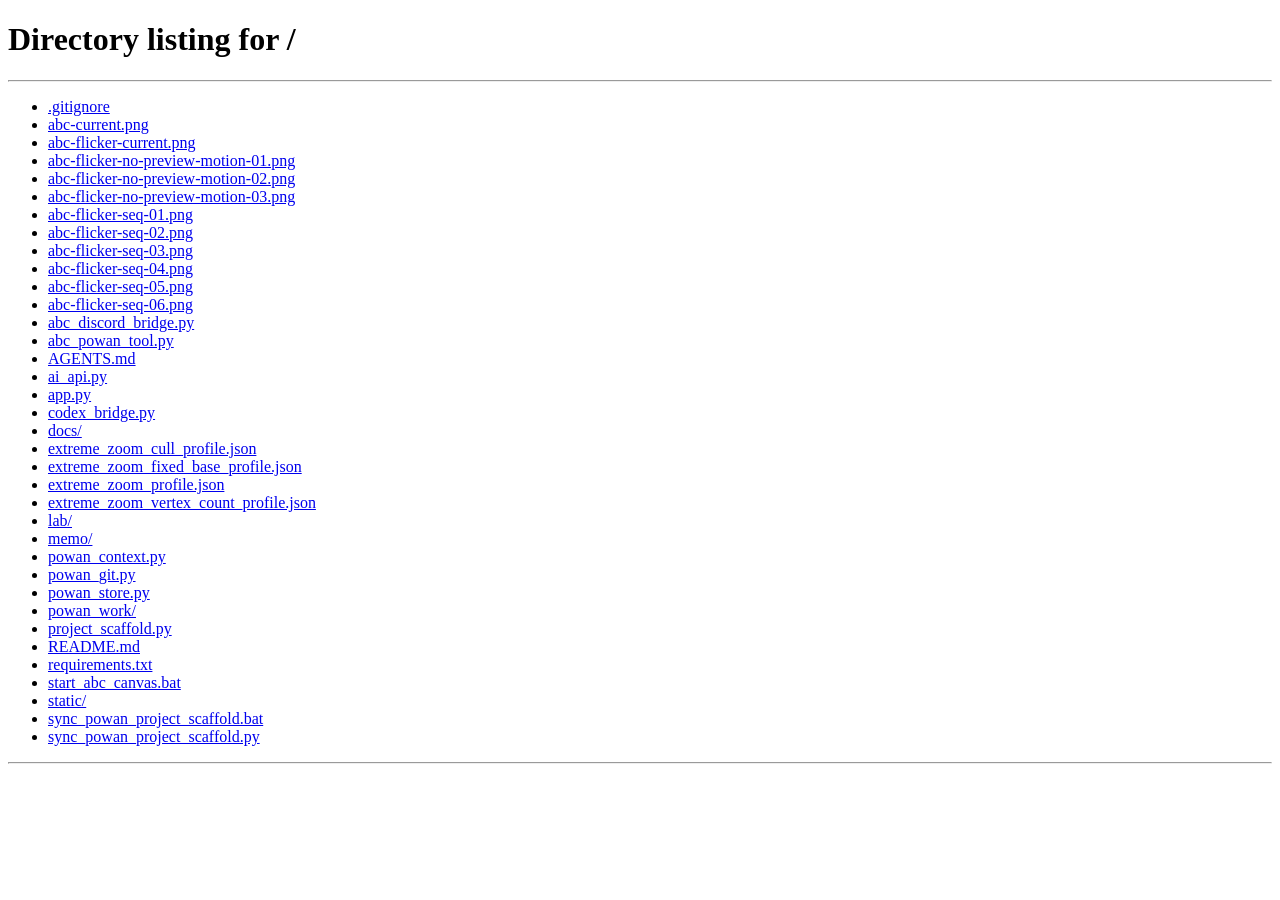
<file: static/index.html>
<!doctype html>
<html lang="ja">
  <head>
    <meta charset="utf-8" />
    <meta name="viewport" content="width=device-width, initial-scale=1" />
    <title>ABC Canvas</title>
    <link rel="icon" href="data:," />
    <link rel="preconnect" href="https://fonts.googleapis.com" />
    <link rel="preconnect" href="https://fonts.gstatic.com" crossorigin />
    <link
      rel="stylesheet"
      href="https://fonts.googleapis.com/css2?family=Dela+Gothic+One&family=DotGothic16&family=Hachi+Maru+Pop&family=Kaisei+HarunoUmi&family=Klee+One&family=Mochiy+Pop+One&family=Mochiy+Pop+P+One&family=New+Tegomin&family=Rampart+One&family=Reggae+One&family=RocknRoll+One&family=Shippori+Antique&family=Stick&family=Train+One&family=Yuji+Boku&family=Yuji+Syuku&family=Yusei+Magic&family=Zen+Antique&family=Zen+Kurenaido&display=swap"
    />
    <link rel="stylesheet" href="/static/style.css?v=conversation-resize-175" />
  </head>
  <body>
    <header class="topbar">
      <div class="brand">
        <span class="brand-mark"></span>
        <span>ABC Canvas</span>
      </div>
      <div class="filebar">
        <span id="projectBadge" class="project-badge"></span>
        <select id="fileSelect" aria-label="Powan file"></select>
        <input id="fileInput" class="file-input" type="file" accept=".powan,application/json" />
        <input id="subtreeImportInput" class="file-input" type="file" accept=".powan,application/json" />
        <button id="loadButton" type="button">Reload</button>
        <button id="undoButton" type="button" disabled>Undo</button>
        <button id="redoButton" type="button" disabled>Redo</button>
        <button id="newFileButton" type="button">New</button>
        <button id="saveButton" type="button">Save</button>
        <button id="saveAsButton" type="button">Save As</button>
        <button id="settingsButton" type="button">Settings</button>
        <button id="restartButton" class="restart-button" type="button">Restart</button>
        <button id="shutdownButton" class="shutdown-button" type="button">Exit</button>
        <span id="saveState" class="save-state">ready</span>
      </div>
    </header>

    <main class="shell">
      <aside class="tree-panel" aria-label="Meaning tree">
        <button id="treePanelToggleButton" class="side-collapse-button tree-collapse-button" type="button" title="左ツリーをしまう" aria-label="左ツリーをしまう">‹</button>
        <div class="tree-panel-head">意味ツリー</div>
        <div class="tree-actions" aria-label="選択操作">
          <button id="treeCopyButton" type="button" disabled>メタ込Copy</button>
          <button id="treeDeleteButton" type="button" disabled>Delete</button>
        </div>
        <button id="rootWorldButton" class="root-world-button" type="button">最上位の世界</button>
        <div id="treeList" class="tree-list"></div>
        <div id="treeResizeHandle" class="tree-resize-handle" aria-hidden="true"></div>
      </aside>

      <section id="canvas" class="canvas" aria-label="Meaning canvas">
        <div id="coordinateBadge" class="coordinate-badge" hidden></div>
      </section>

      <section id="conversationPanel" class="conversation-panel" hidden>
        <div id="conversationResizeHandle" class="conversation-resize-handle" aria-hidden="true"></div>
        <div id="conversationTabBar" class="conversation-tab-bar" role="tablist" aria-label="会話タブ"></div>
        <div class="conversation-head">
          <div>
            <div class="conversation-label">Talk</div>
            <div id="conversationNodeName" class="conversation-node">名前のないポワン</div>
          </div>
          <div class="conversation-actions">
            <select id="conversationSessionSelect" class="conversation-session-select" aria-label="会話履歴"></select>
            <label class="conversation-auto-summary">
              <input id="conversationAutoSummaryInput" type="checkbox" />
              自動要約
            </label>
            <label class="conversation-tree-context">
              <input id="conversationTreeContextInput" type="checkbox" />
              全体像を見せる
            </label>
            <label class="conversation-direct-code-context">
              <input id="conversationDirectChildCodeInput" type="checkbox" />
              直下コードを入れる
            </label>
            <input
              id="conversationAutoSummaryTurnsInput"
              class="conversation-auto-summary-turns"
              type="number"
              min="2"
              max="500"
              step="1"
              value="50"
              aria-label="自動要約ターン数"
            />
            <div class="conversation-font-controls" aria-label="会話文字サイズ">
              <button id="conversationFontDecreaseButton" class="conversation-font-button" type="button" title="会話文字を小さく">-</button>
              <span id="conversationFontSizeValue" class="conversation-font-size-value">13</span>
              <button id="conversationFontIncreaseButton" class="conversation-font-button" type="button" title="会話文字を大きく">+</button>
            </div>
            <button id="newConversationButton" class="conversation-head-button" type="button">新規</button>
            <button id="summarizeConversationButton" class="conversation-head-button" type="button">要約</button>
            <button id="copyAllConversationButton" class="conversation-head-button" type="button">全会話Copy</button>
            <button id="closeConversationButton" class="conversation-head-button" type="button">Close</button>
          </div>
        </div>
        <div id="conversationLog" class="conversation-log" aria-live="polite"></div>
        <form id="conversationForm" class="conversation-form">
          <div id="conversationInputResizeHandle" class="conversation-input-resize-handle" aria-hidden="true"></div>
          <div class="conversation-composer-main">
            <div id="conversationAttachmentTray" class="conversation-attachment-tray" hidden></div>
            <textarea id="conversationInput" rows="2" autocomplete="off" placeholder="ポワンに話しかける"></textarea>
          </div>
          <button id="cancelConversationButton" class="conversation-cancel-button" type="button" hidden>Cancel</button>
          <button id="sendCodeConversationButton" class="conversation-code-send-button" type="button" title="自分のコードを書く">コード作成</button>
          <button id="sendConversationButton" type="submit">Send</button>
        </form>
      </section>

      <aside id="panel" class="panel">
        <button id="panelToggleButton" class="side-collapse-button panel-collapse-button" type="button" title="右メニューをしまう" aria-label="右メニューをしまう">›</button>
        <div id="panelResizeHandle" class="panel-resize-handle" aria-hidden="true"></div>
        <div id="panelTabs" class="panel-tabs" role="tablist" aria-label="右メニュー">
          <button id="panelWorldTab" class="panel-tab active" type="button" role="tab" aria-selected="true" aria-controls="panelWorldPane">今いる世界</button>
          <button id="panelSettingsTab" class="panel-tab" type="button" role="tab" aria-selected="false" aria-controls="panelSettingsPane">設定</button>
          <button id="panelHistoryTab" class="panel-tab" type="button" role="tab" aria-selected="false" aria-controls="panelHistoryPane">会話履歴</button>
          <button id="panelDesignTab" class="panel-tab" type="button" role="tab" aria-selected="false" aria-controls="panelDesignPane">設計</button>
          <button id="panelGitHistoryTab" class="panel-tab" type="button" role="tab" aria-selected="false" aria-controls="panelGitHistoryPane">Git履歴</button>
          <button id="panelCodeTab" class="panel-tab" type="button" role="tab" aria-selected="false" aria-controls="codePanel">コード</button>
        </div>
        <div id="normalPanel" class="normal-panel">
          <div id="panelWorldPane" class="panel-tab-pane" role="tabpanel" aria-labelledby="panelWorldTab">
            <div class="panel-section world-status">
            <div class="world-label">今いる世界</div>
            <div id="worldName" class="world-name">外側の世界</div>
            <div id="worldPath" class="world-path">外側</div>
            </div>

            <div class="panel-section">
              <label>
                Title
                <input id="titleInput" type="text" />
              </label>
              <label>
                Body
                <textarea id="bodyInput" rows="6"></textarea>
              </label>
              <label>
                種類
                <select id="powanKindInput">
                  <option value="nerve">神経</option>
                  <option value="organ">臓器</option>
                </select>
              </label>
            </div>

            <div class="panel-section controls">
              <button id="backButton" type="button" disabled>上の階層へ</button>
              <button id="addNodeButton" type="button">Add Child</button>
              <button id="addRootButton" type="button">Add Free Node</button>
              <button id="panelArrangeWorldButton" type="button">この世界を整列</button>
              <button id="deleteButton" type="button">Delete</button>
            </div>
          </div>

          <div id="panelSettingsPane" class="panel-tab-pane" role="tabpanel" aria-labelledby="panelSettingsTab" hidden>
            <div class="panel-section app-settings">
            <div class="world-label">設定</div>
            <div class="panel-setting-group">
              <div class="world-label">整列</div>
              <label class="setting-volume">
                <span>今見えている子ポワン同士の距離 <span id="panelArrangeChildSpacingValue">1.00</span></span>
                <input id="panelArrangeChildSpacingInput" type="range" min="0.3" max="3.0" step="0.01" />
              </label>
              <label class="setting-volume">
                <span>今見えている子ポワンの大きさ <span id="panelArrangeChildSizeValue">1.00</span></span>
                <input id="panelArrangeChildSizeInput" type="range" min="0.3" max="2.5" step="0.01" />
              </label>
              <label class="setting-volume">
                <span>親から見える子の大きさ <span id="panelArrangeNestedChildSizeValue">1.00</span></span>
                <input id="panelArrangeNestedChildSizeInput" type="range" min="0.3" max="2.5" step="0.01" />
              </label>
              <label class="setting-volume">
                <span>親ポワン内の表示倍率 <span id="panelNestedLayerScaleValue">0.50</span></span>
                <input id="panelNestedLayerScaleInput" type="range" min="0.3" max="1.0" step="0.01" />
              </label>
            </div>
            <label>
              Shape
              <select id="shapeInput">
                <option value="cloud">Cloud</option>
                <option value="bubble">Bubble</option>
                <option value="burst">Burst</option>
                <option value="round">Round</option>
                <option value="card">Card</option>
              </select>
            </label>
            <label>
              Color
              <input id="colorInput" type="color" />
            </label>
            <label>
              Accent
              <input id="accentInput" type="color" />
            </label>
            <div class="toggles">
              <label><input id="glowInput" type="checkbox" /> Glow</label>
              <label><input id="blurInput" type="checkbox" /> Soft edge</label>
              <label><input id="motionInput" type="checkbox" /> Tiny motion</label>
            </div>
            <label class="setting-toggle"><input id="randomColorInput" type="checkbox" /> 新規ポワンをランダム色</label>
            <div class="panel-setting-group">
              <div class="world-label">タイトル文字</div>
              <label>
                フォント
                <select id="titleFontFamilySelect">
                  <option value="">標準</option>
                  <option value="Dela Gothic One">Dela Gothic One</option>
                  <option value="Hachi Maru Pop">Hachi Maru Pop</option>
                  <option value="Klee One">Klee One</option>
                  <option value="RocknRoll One">RocknRoll One</option>
                  <option value="New Tegomin">New Tegomin</option>
                  <option value="Train One">Train One</option>
                  <option value="DotGothic16">DotGothic16</option>
                  <option value="Reggae One">Reggae One</option>
                  <option value="Yuji Syuku">Yuji Syuku</option>
                  <option value="Yuji Boku">Yuji Boku</option>
                  <option value="Mochiy Pop One">Mochiy Pop One</option>
                  <option value="Kaisei HarunoUmi">Kaisei HarunoUmi</option>
                  <option value="Shippori Antique">Shippori Antique</option>
                  <option value="Stick">Stick</option>
                  <option value="Rampart One">Rampart One</option>
                  <option value="Zen Antique">Zen Antique</option>
                  <option value="Mochiy Pop P One">Mochiy Pop P One</option>
                  <option value="Zen Kurenaido">Zen Kurenaido</option>
                  <option value="Yusei Magic">Yusei Magic</option>
                </select>
              </label>
              <label class="setting-volume">
                <span>フォントサイズ <span id="titleFontScaleValue">1.00</span></span>
                <input id="titleFontScaleInput" type="range" min="0.5" max="2.0" step="0.01" />
              </label>
              <label class="setting-toggle"><input id="titleOutlineInput" type="checkbox" /> 縁取り</label>
              <label>
                縁取り色
                <input id="titleOutlineColorInput" type="color" />
              </label>
              <label class="setting-volume">
                <span>縁取りの太さ <span id="titleOutlineWidthValue">1.50</span></span>
                <input id="titleOutlineWidthInput" type="range" min="0" max="6" step="0.1" />
              </label>
              <label class="setting-toggle"><input id="titleShadowInput" type="checkbox" /> 影</label>
              <label>
                影の色
                <input id="titleShadowColorInput" type="color" />
              </label>
              <label class="setting-volume">
                <span>影のぼかし <span id="titleShadowBlurValue">4.00</span></span>
                <input id="titleShadowBlurInput" type="range" min="0" max="18" step="0.1" />
              </label>
              <label class="setting-volume">
                <span>影の横位置 <span id="titleShadowXValue">0.00</span></span>
                <input id="titleShadowXInput" type="range" min="-12" max="12" step="0.1" />
              </label>
              <label class="setting-volume">
                <span>影の縦位置 <span id="titleShadowYValue">1.00</span></span>
                <input id="titleShadowYInput" type="range" min="-12" max="12" step="0.1" />
              </label>
            </div>
            <label>
              会話サウンド
              <select id="conversationSoundSelect">
                <option value="">なし</option>
              </select>
            </label>
            <label class="setting-volume">
              <span>会話音量 <span id="conversationVolumeValue">55%</span></span>
              <input id="conversationVolumeInput" type="range" min="0" max="1" step="0.01" />
            </label>
            <label>
              入力中サウンド
              <select id="inputSoundSelect">
                <option value="">なし</option>
              </select>
            </label>
            <label class="setting-volume">
              <span>入力中音量 <span id="inputVolumeValue">55%</span></span>
              <input id="inputVolumeInput" type="range" min="0" max="1" step="0.01" />
            </label>
            </div>
          </div>

          <div id="panelHistoryPane" class="panel-tab-pane" role="tabpanel" aria-labelledby="panelHistoryTab" hidden>
            <div class="panel-section conversation-history-panel">
              <div class="conversation-history-head">
                <div class="world-label">会話履歴</div>
                <button id="conversationHistoryRefreshButton" type="button">更新</button>
              </div>
              <label>
                並び順
                <select id="conversationHistorySortSelect">
                  <option value="newest">新しい会話順</option>
                  <option value="tree">ポワンの階層順</option>
                </select>
              </label>
              <div id="conversationHistoryList" class="conversation-history-list"></div>
            </div>
          </div>

          <div id="panelDesignPane" class="panel-tab-pane" role="tabpanel" aria-labelledby="panelDesignTab" hidden>
            <div class="panel-section design-panel">
              <div class="conversation-history-head">
                <div>
                  <div class="world-label">設計図</div>
                  <div id="designPanelNodeName" class="design-panel-node">ポワン未選択</div>
                </div>
                <button id="copyDesignButton" type="button">Copy</button>
              </div>
              <div id="designMarkdownView" class="design-markdown-view">設計Markdownはまだありません。</div>
            </div>
          </div>

          <div id="panelGitHistoryPane" class="panel-tab-pane" role="tabpanel" aria-labelledby="panelGitHistoryTab" hidden>
            <div class="panel-section git-history-panel">
              <div class="conversation-history-head">
                <div>
                  <div class="world-label">Git履歴</div>
                  <div id="gitHistoryMeta" class="git-history-meta">semantic history</div>
                </div>
                <button id="gitHistoryRefreshButton" type="button">更新</button>
              </div>
              <div id="gitHistoryList" class="git-history-list"></div>
            </div>
          </div>
        </div>

        <div id="codePanel" class="code-panel panel-tab-pane" role="tabpanel" aria-labelledby="panelCodeTab" hidden>
          <div class="code-editor-head">
            <div>
              <div class="code-editor-label">Code</div>
              <div id="codeEditorNodeName" class="code-editor-node">名前のないポワン</div>
            </div>
            <div class="code-editor-actions">
              <select id="codeLanguageSelect" class="code-language-select" aria-label="Code language">
                <option value="auto">Auto</option>
                <option value="python">Python</option>
                <option value="javascript">JavaScript</option>
                <option value="html">HTML</option>
                <option value="css">CSS</option>
                <option value="json">JSON</option>
              </select>
              <button id="closeCodeButton" class="code-close-button" type="button">Close</button>
            </div>
          </div>
          <div class="code-editor-shell">
            <pre id="codeLineNumbers" class="code-line-numbers" aria-hidden="true">1</pre>
            <textarea id="codeInput" class="code-input" spellcheck="false"></textarea>
            <div id="codeEditorHost" class="code-editor-host"></div>
          </div>
        </div>
      </aside>
    </main>

    <nav id="nodeContextMenu" class="node-context-menu" hidden>
      <button id="editMeaningMenuButton" type="button">意味を入力</button>
      <button id="talkToPowanButton" type="button">ポワンに話しかける</button>
      <button id="bulkCommandMenuButton" type="button">一括指示ウインドウで話しかける</button>
      <button id="openDesignMenuButton" type="button">設計図を開く</button>
      <button id="openCodeMenuButton" type="button">コードを開く</button>
      <button id="arrangePowanMenuButton" type="button">整列</button>
      <button id="selectChildPowansMenuButton" type="button">中の子ポワン全選択</button>
      <button id="copyTitleMenuButton" type="button">タイトルだけコピー</button>
      <button id="copyPathMenuButton" type="button">パスをコピー</button>
      <button id="copySelectionMenuButton" type="button">選択をメタ情報込みでコピー</button>
      <button id="deleteSelectionMenuButton" type="button">選択を削除</button>
      <button id="exportPowanMenuButton" type="button">powanをエクスポート</button>
      <button id="importPowanMenuButton" type="button">powanファイルをこのポワンの下に呼ぶ</button>
    </nav>

    <nav id="worldContextMenu" class="node-context-menu" hidden>
      <button id="arrangeWorldMenuButton" type="button">この世界を整列</button>
      <button id="selectWorldParentsMenuButton" type="button">親ポワン全選択</button>
      <button id="pasteWorldMenuButton" type="button">ここに貼り付け</button>
    </nav>

    <script src="/static/app.js?v=conversation-resize-175"></script>
  </body>
</html>
</file>
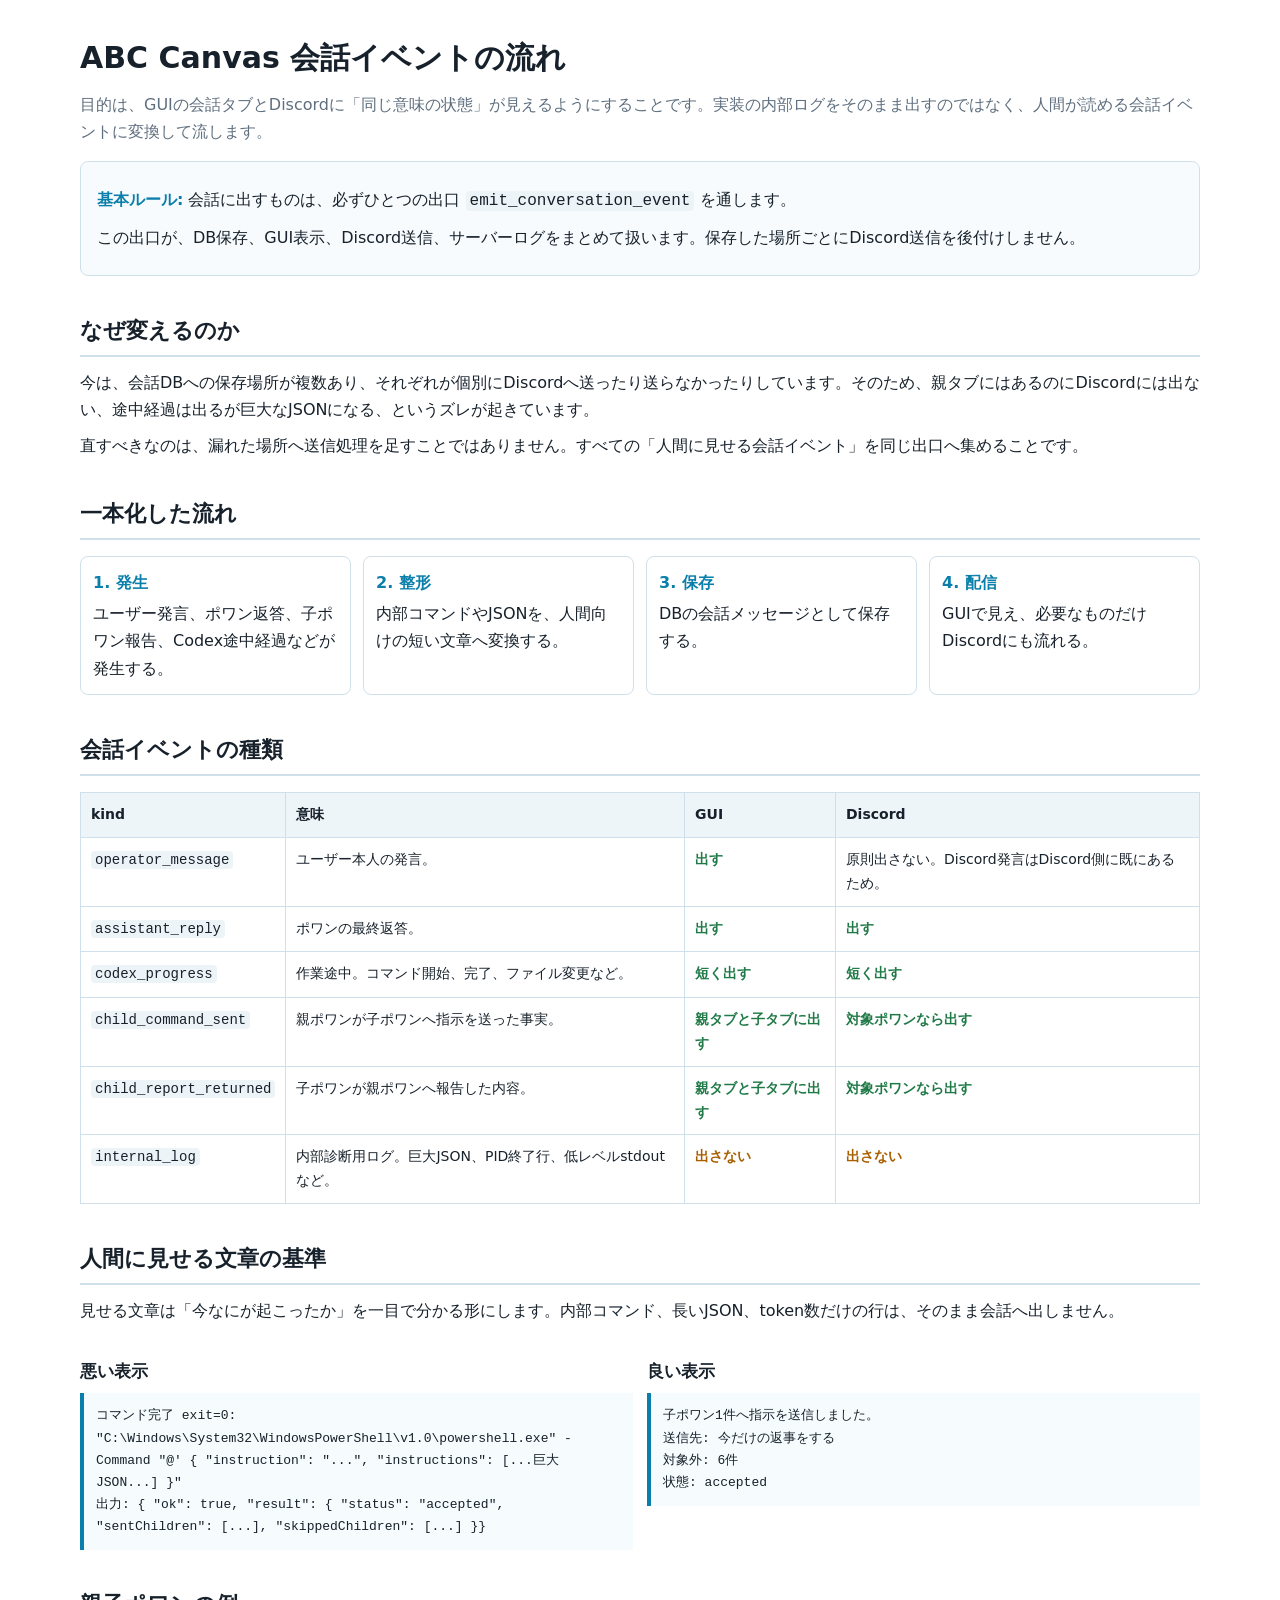
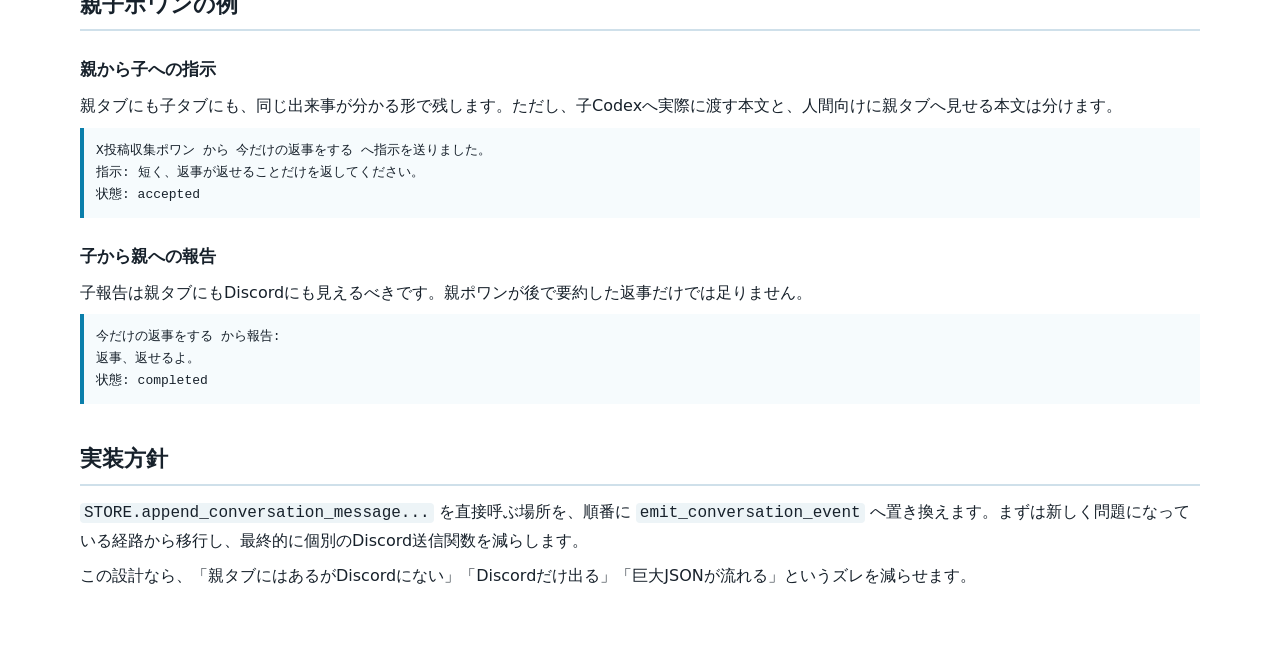
<file: docs/conversation-event-routing.html>
<!doctype html>
<html lang="ja">
<head>
  <meta charset="utf-8" />
  <meta name="viewport" content="width=device-width, initial-scale=1" />
  <title>ABC Canvas 会話イベントの流れ</title>
  <style>
    :root {
      color-scheme: light;
      --ink: #17212b;
      --muted: #5f6f7f;
      --line: #cfe0ea;
      --panel: #f7fbfd;
      --accent: #0b7fab;
      --good: #207a47;
      --warn: #a95f00;
      --quiet: #eef5f8;
    }
    body {
      margin: 0;
      font-family: "Yu Gothic UI", "Meiryo", system-ui, sans-serif;
      color: var(--ink);
      background: #ffffff;
      line-height: 1.7;
    }
    main {
      max-width: 1120px;
      margin: 0 auto;
      padding: 32px 24px 56px;
    }
    h1 {
      margin: 0 0 8px;
      font-size: 30px;
      letter-spacing: 0;
    }
    h2 {
      margin: 36px 0 12px;
      padding-bottom: 6px;
      border-bottom: 2px solid var(--line);
      font-size: 22px;
    }
    h3 {
      margin: 24px 0 8px;
      font-size: 17px;
    }
    p {
      margin: 8px 0;
    }
    .lead {
      color: var(--muted);
      font-size: 16px;
    }
    .rule {
      border: 1px solid var(--line);
      border-radius: 8px;
      background: var(--panel);
      padding: 16px;
      margin: 16px 0;
    }
    .rule strong {
      color: var(--accent);
    }
    .flow {
      display: grid;
      grid-template-columns: repeat(4, minmax(0, 1fr));
      gap: 12px;
      margin: 16px 0;
    }
    .box {
      border: 1px solid var(--line);
      border-radius: 8px;
      background: #fff;
      padding: 12px;
      min-height: 92px;
    }
    .box b {
      display: block;
      margin-bottom: 4px;
      color: var(--accent);
    }
    .arrow {
      text-align: center;
      color: var(--muted);
      font-weight: 700;
      margin: -4px 0 8px;
    }
    table {
      width: 100%;
      border-collapse: collapse;
      margin: 16px 0;
      font-size: 14px;
    }
    th, td {
      border: 1px solid var(--line);
      padding: 10px;
      vertical-align: top;
    }
    th {
      background: var(--quiet);
      text-align: left;
      white-space: nowrap;
    }
    code {
      font-family: Consolas, "Cascadia Mono", monospace;
      background: #edf4f7;
      border-radius: 4px;
      padding: 1px 4px;
    }
    .good {
      color: var(--good);
      font-weight: 700;
    }
    .warn {
      color: var(--warn);
      font-weight: 700;
    }
    .example {
      display: grid;
      grid-template-columns: 1fr 1fr;
      gap: 14px;
    }
    .sample {
      border-left: 4px solid var(--accent);
      background: #f6fbfd;
      padding: 12px;
      white-space: pre-wrap;
      font-family: Consolas, "Yu Gothic UI", monospace;
      font-size: 13px;
    }
    @media (max-width: 800px) {
      .flow,
      .example {
        grid-template-columns: 1fr;
      }
    }
  </style>
</head>
<body>
<main>
  <h1>ABC Canvas 会話イベントの流れ</h1>
  <p class="lead">目的は、GUIの会話タブとDiscordに「同じ意味の状態」が見えるようにすることです。実装の内部ログをそのまま出すのではなく、人間が読める会話イベントに変換して流します。</p>

  <section class="rule">
    <p><strong>基本ルール:</strong> 会話に出すものは、必ずひとつの出口 <code>emit_conversation_event</code> を通します。</p>
    <p>この出口が、DB保存、GUI表示、Discord送信、サーバーログをまとめて扱います。保存した場所ごとにDiscord送信を後付けしません。</p>
  </section>

  <h2>なぜ変えるのか</h2>
  <p>今は、会話DBへの保存場所が複数あり、それぞれが個別にDiscordへ送ったり送らなかったりしています。そのため、親タブにはあるのにDiscordには出ない、途中経過は出るが巨大なJSONになる、というズレが起きています。</p>
  <p>直すべきなのは、漏れた場所へ送信処理を足すことではありません。すべての「人間に見せる会話イベント」を同じ出口へ集めることです。</p>

  <h2>一本化した流れ</h2>
  <div class="flow">
    <div class="box"><b>1. 発生</b>ユーザー発言、ポワン返答、子ポワン報告、Codex途中経過などが発生する。</div>
    <div class="box"><b>2. 整形</b>内部コマンドやJSONを、人間向けの短い文章へ変換する。</div>
    <div class="box"><b>3. 保存</b>DBの会話メッセージとして保存する。</div>
    <div class="box"><b>4. 配信</b>GUIで見え、必要なものだけDiscordにも流れる。</div>
  </div>

  <h2>会話イベントの種類</h2>
  <table>
    <thead>
      <tr>
        <th>kind</th>
        <th>意味</th>
        <th>GUI</th>
        <th>Discord</th>
      </tr>
    </thead>
    <tbody>
      <tr>
        <td><code>operator_message</code></td>
        <td>ユーザー本人の発言。</td>
        <td class="good">出す</td>
        <td>原則出さない。Discord発言はDiscord側に既にあるため。</td>
      </tr>
      <tr>
        <td><code>assistant_reply</code></td>
        <td>ポワンの最終返答。</td>
        <td class="good">出す</td>
        <td class="good">出す</td>
      </tr>
      <tr>
        <td><code>codex_progress</code></td>
        <td>作業途中。コマンド開始、完了、ファイル変更など。</td>
        <td class="good">短く出す</td>
        <td class="good">短く出す</td>
      </tr>
      <tr>
        <td><code>child_command_sent</code></td>
        <td>親ポワンが子ポワンへ指示を送った事実。</td>
        <td class="good">親タブと子タブに出す</td>
        <td class="good">対象ポワンなら出す</td>
      </tr>
      <tr>
        <td><code>child_report_returned</code></td>
        <td>子ポワンが親ポワンへ報告した内容。</td>
        <td class="good">親タブと子タブに出す</td>
        <td class="good">対象ポワンなら出す</td>
      </tr>
      <tr>
        <td><code>internal_log</code></td>
        <td>内部診断用ログ。巨大JSON、PID終了行、低レベルstdoutなど。</td>
        <td class="warn">出さない</td>
        <td class="warn">出さない</td>
      </tr>
    </tbody>
  </table>

  <h2>人間に見せる文章の基準</h2>
  <p>見せる文章は「今なにが起こったか」を一目で分かる形にします。内部コマンド、長いJSON、token数だけの行は、そのまま会話へ出しません。</p>

  <div class="example">
    <div>
      <h3>悪い表示</h3>
      <div class="sample">コマンド完了 exit=0:
"C:\Windows\System32\WindowsPowerShell\v1.0\powershell.exe" -Command "@' { "instruction": "...", "instructions": [...巨大JSON...] }"
出力: { "ok": true, "result": { "status": "accepted", "sentChildren": [...], "skippedChildren": [...] }}</div>
    </div>
    <div>
      <h3>良い表示</h3>
      <div class="sample">子ポワン1件へ指示を送信しました。
送信先: 今だけの返事をする
対象外: 6件
状態: accepted</div>
    </div>
  </div>

  <h2>親子ポワンの例</h2>
  <h3>親から子への指示</h3>
  <p>親タブにも子タブにも、同じ出来事が分かる形で残します。ただし、子Codexへ実際に渡す本文と、人間向けに親タブへ見せる本文は分けます。</p>
  <div class="sample">X投稿収集ポワン から 今だけの返事をする へ指示を送りました。
指示: 短く、返事が返せることだけを返してください。
状態: accepted</div>

  <h3>子から親への報告</h3>
  <p>子報告は親タブにもDiscordにも見えるべきです。親ポワンが後で要約した返事だけでは足りません。</p>
  <div class="sample">今だけの返事をする から報告:
返事、返せるよ。
状態: completed</div>

  <h2>実装方針</h2>
  <p><code>STORE.append_conversation_message...</code> を直接呼ぶ場所を、順番に <code>emit_conversation_event</code> へ置き換えます。まずは新しく問題になっている経路から移行し、最終的に個別のDiscord送信関数を減らします。</p>
  <p>この設計なら、「親タブにはあるがDiscordにない」「Discordだけ出る」「巨大JSONが流れる」というズレを減らせます。</p>
</main>
</body>
</html>
</file>
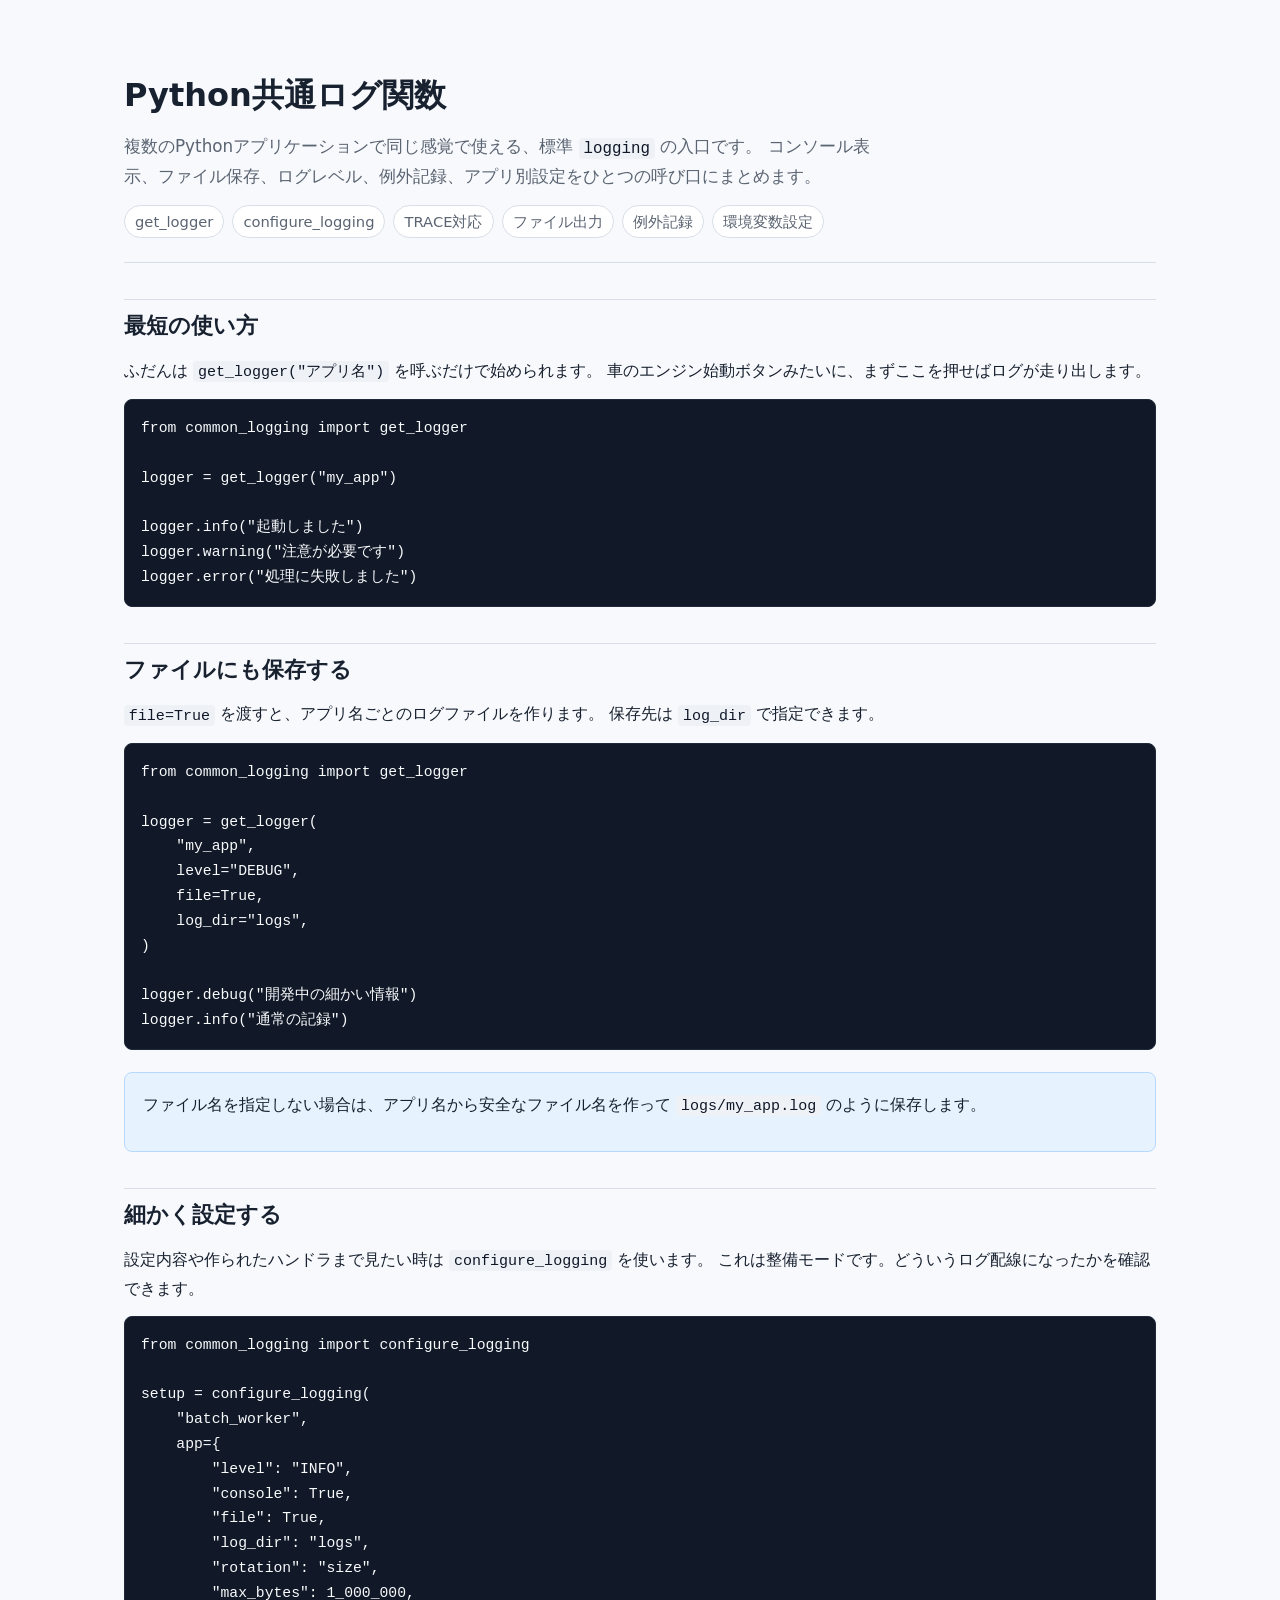
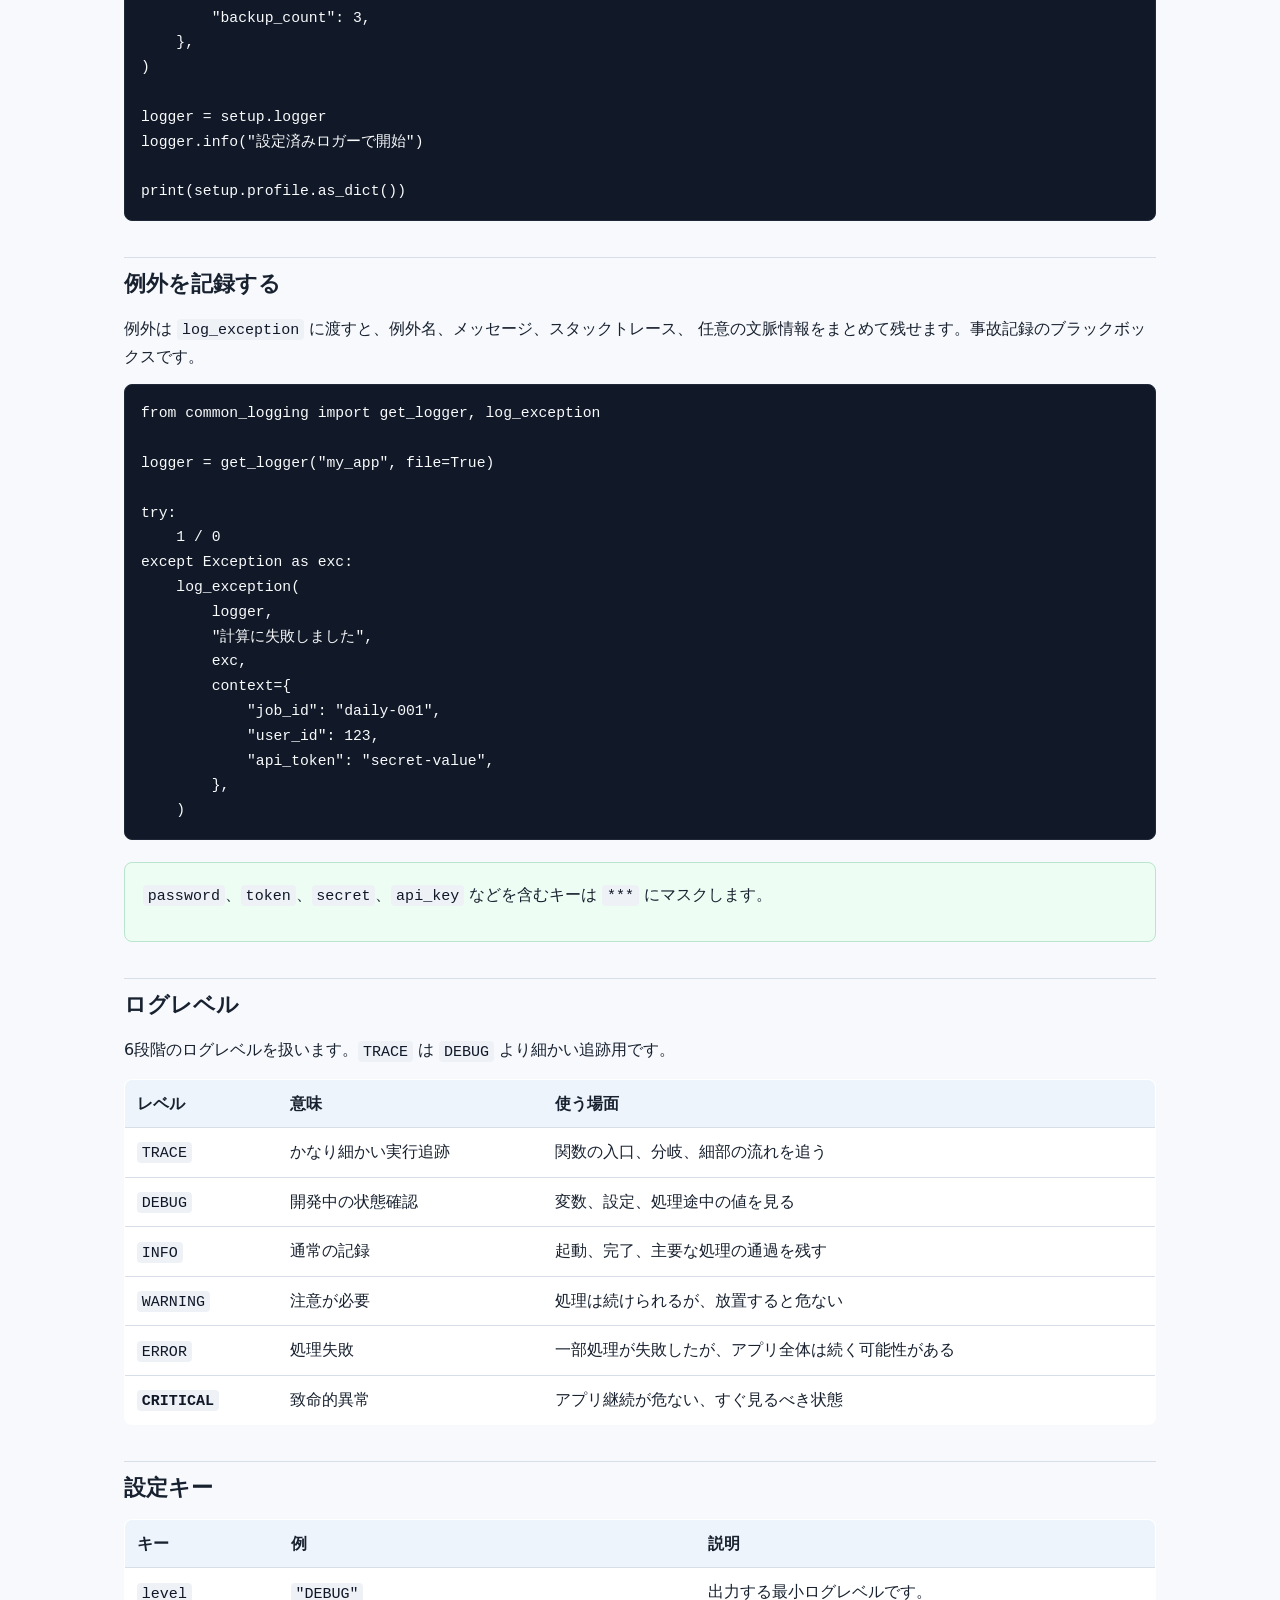
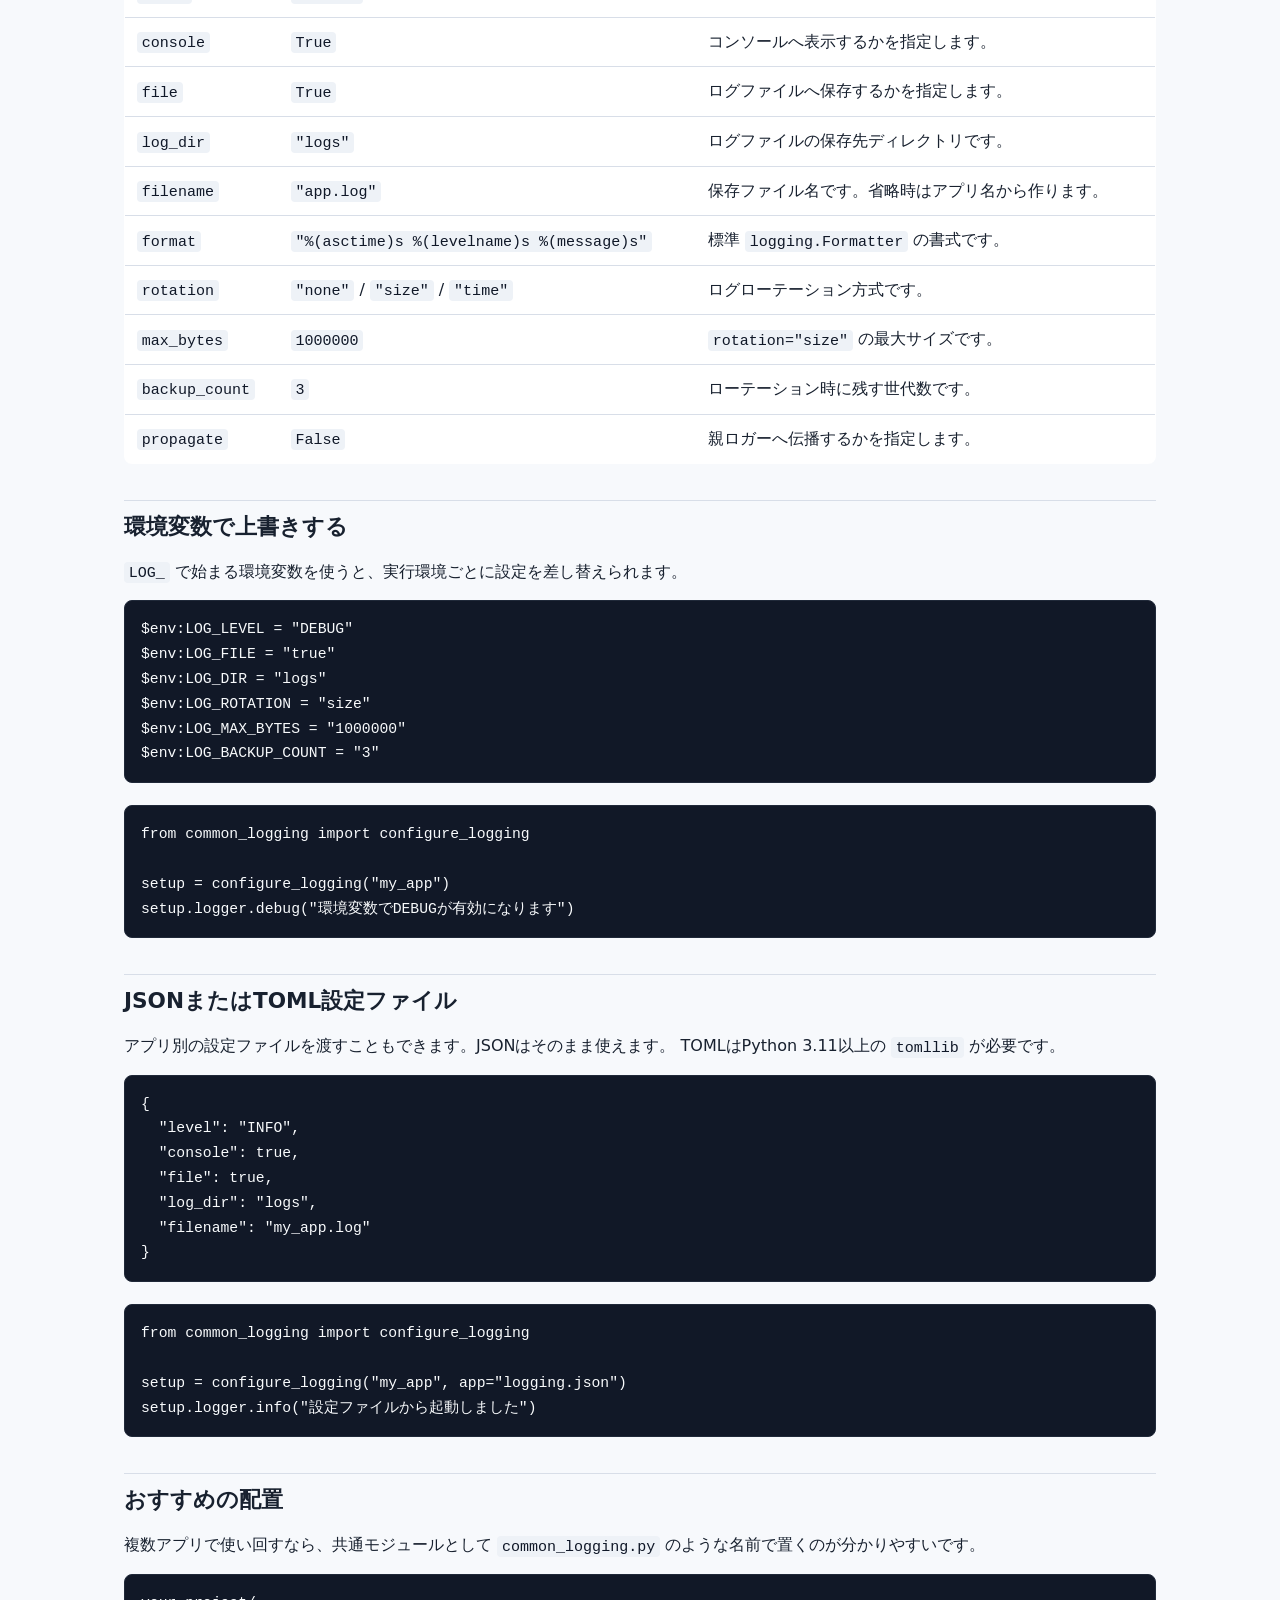
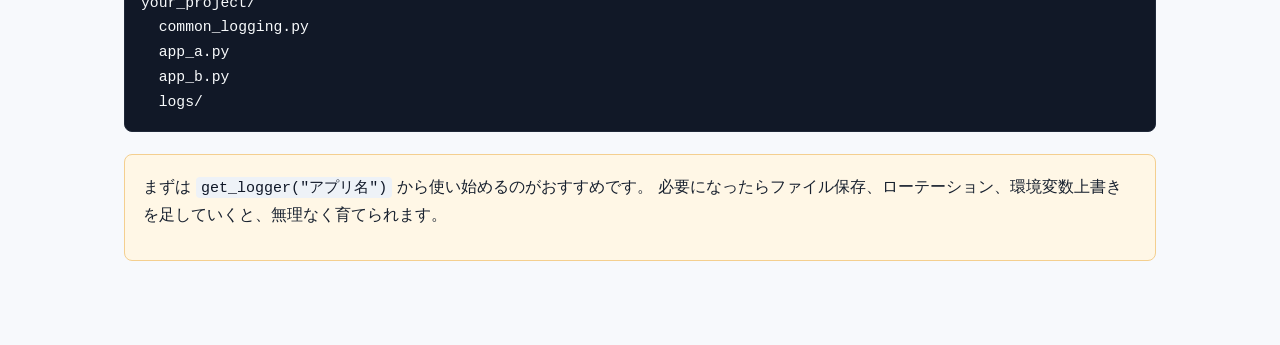
<file: powan_work/ログ関数/README.html>
<!doctype html>
<html lang="ja">
<head>
  <meta charset="utf-8">
  <meta name="viewport" content="width=device-width, initial-scale=1">
  <title>Python共通ログ関数 README</title>
  <style>
    :root {
      color-scheme: light;
      --ink: #18212f;
      --muted: #5b6472;
      --line: #d8dee8;
      --paper: #f7f9fc;
      --panel: #ffffff;
      --accent: #1677c9;
      --accent-soft: #e7f2ff;
      --ok: #087443;
      --warn: #9b5d00;
      --bad: #b42318;
      --code: #101828;
    }

    * {
      box-sizing: border-box;
    }

    body {
      margin: 0;
      font-family: "Yu Gothic", "Meiryo", system-ui, -apple-system, BlinkMacSystemFont, sans-serif;
      color: var(--ink);
      background: var(--paper);
      line-height: 1.7;
    }

    main {
      max-width: 1080px;
      margin: 0 auto;
      padding: 40px 24px 64px;
    }

    header {
      padding: 28px 0 24px;
      border-bottom: 1px solid var(--line);
    }

    h1 {
      margin: 0 0 10px;
      font-size: 2rem;
      letter-spacing: 0;
    }

    h2 {
      margin: 36px 0 12px;
      padding-top: 8px;
      font-size: 1.35rem;
      border-top: 1px solid var(--line);
      letter-spacing: 0;
    }

    h3 {
      margin: 24px 0 8px;
      font-size: 1rem;
      letter-spacing: 0;
    }

    p {
      margin: 0 0 14px;
    }

    code,
    pre {
      font-family: Consolas, "Cascadia Mono", "Courier New", monospace;
    }

    code {
      padding: 0.1em 0.32em;
      border-radius: 4px;
      background: #eef2f7;
      color: var(--code);
      font-size: 0.94em;
    }

    pre {
      overflow-x: auto;
      margin: 12px 0 22px;
      padding: 16px;
      border: 1px solid #202939;
      border-radius: 8px;
      background: #111827;
      color: #f8fafc;
      line-height: 1.55;
      tab-size: 4;
    }

    pre code {
      padding: 0;
      background: transparent;
      color: inherit;
      font-size: 0.92rem;
    }

    table {
      width: 100%;
      border-collapse: collapse;
      margin: 12px 0 22px;
      background: var(--panel);
      border: 1px solid var(--line);
      border-radius: 8px;
      overflow: hidden;
    }

    th,
    td {
      padding: 10px 12px;
      border-bottom: 1px solid var(--line);
      vertical-align: top;
      text-align: left;
    }

    th {
      background: #eef4fb;
      font-weight: 700;
      white-space: nowrap;
    }

    tr:last-child td {
      border-bottom: 0;
    }

    ul {
      margin: 8px 0 18px;
      padding-left: 1.4rem;
    }

    .lead {
      max-width: 760px;
      color: var(--muted);
      font-size: 1.05rem;
    }

    .panel {
      margin: 20px 0;
      padding: 18px;
      border: 1px solid var(--line);
      border-radius: 8px;
      background: var(--panel);
    }

    .note {
      border-color: #b7d8ff;
      background: var(--accent-soft);
    }

    .success {
      border-color: #b8e5cb;
      background: #edfdf3;
    }

    .warning {
      border-color: #f4cf8f;
      background: #fff7e6;
    }

    .pill-row {
      display: flex;
      flex-wrap: wrap;
      gap: 8px;
      margin: 14px 0 0;
    }

    .pill {
      display: inline-flex;
      align-items: center;
      min-height: 28px;
      padding: 3px 10px;
      border: 1px solid var(--line);
      border-radius: 999px;
      background: #fff;
      color: var(--muted);
      font-size: 0.92rem;
    }

    .level-trace { color: #475467; }
    .level-debug { color: #0066a1; }
    .level-info { color: var(--ok); }
    .level-warning { color: var(--warn); }
    .level-error { color: var(--bad); }
    .level-critical { color: #7a271a; font-weight: 700; }
  </style>
</head>
<body>
  <main>
    <header>
      <h1>Python共通ログ関数</h1>
      <p class="lead">
        複数のPythonアプリケーションで同じ感覚で使える、標準 <code>logging</code> の入口です。
        コンソール表示、ファイル保存、ログレベル、例外記録、アプリ別設定をひとつの呼び口にまとめます。
      </p>
      <div class="pill-row" aria-label="主な機能">
        <span class="pill">get_logger</span>
        <span class="pill">configure_logging</span>
        <span class="pill">TRACE対応</span>
        <span class="pill">ファイル出力</span>
        <span class="pill">例外記録</span>
        <span class="pill">環境変数設定</span>
      </div>
    </header>

    <section>
      <h2>最短の使い方</h2>
      <p>
        ふだんは <code>get_logger("アプリ名")</code> を呼ぶだけで始められます。
        車のエンジン始動ボタンみたいに、まずここを押せばログが走り出します。
      </p>
      <pre><code class="language-python">from common_logging import get_logger

logger = get_logger("my_app")

logger.info("起動しました")
logger.warning("注意が必要です")
logger.error("処理に失敗しました")</code></pre>
    </section>

    <section>
      <h2>ファイルにも保存する</h2>
      <p>
        <code>file=True</code> を渡すと、アプリ名ごとのログファイルを作ります。
        保存先は <code>log_dir</code> で指定できます。
      </p>
      <pre><code class="language-python">from common_logging import get_logger

logger = get_logger(
    "my_app",
    level="DEBUG",
    file=True,
    log_dir="logs",
)

logger.debug("開発中の細かい情報")
logger.info("通常の記録")</code></pre>

      <div class="panel note">
        <p>
          ファイル名を指定しない場合は、アプリ名から安全なファイル名を作って
          <code>logs/my_app.log</code> のように保存します。
        </p>
      </div>
    </section>

    <section>
      <h2>細かく設定する</h2>
      <p>
        設定内容や作られたハンドラまで見たい時は <code>configure_logging</code> を使います。
        これは整備モードです。どういうログ配線になったかを確認できます。
      </p>
      <pre><code class="language-python">from common_logging import configure_logging

setup = configure_logging(
    "batch_worker",
    app={
        "level": "INFO",
        "console": True,
        "file": True,
        "log_dir": "logs",
        "rotation": "size",
        "max_bytes": 1_000_000,
        "backup_count": 3,
    },
)

logger = setup.logger
logger.info("設定済みロガーで開始")

print(setup.profile.as_dict())</code></pre>
    </section>

    <section>
      <h2>例外を記録する</h2>
      <p>
        例外は <code>log_exception</code> に渡すと、例外名、メッセージ、スタックトレース、
        任意の文脈情報をまとめて残せます。事故記録のブラックボックスです。
      </p>
      <pre><code class="language-python">from common_logging import get_logger, log_exception

logger = get_logger("my_app", file=True)

try:
    1 / 0
except Exception as exc:
    log_exception(
        logger,
        "計算に失敗しました",
        exc,
        context={
            "job_id": "daily-001",
            "user_id": 123,
            "api_token": "secret-value",
        },
    )</code></pre>

      <div class="panel success">
        <p>
          <code>password</code>、<code>token</code>、<code>secret</code>、<code>api_key</code>
          などを含むキーは <code>***</code> にマスクします。
        </p>
      </div>
    </section>

    <section>
      <h2>ログレベル</h2>
      <p>
        6段階のログレベルを扱います。<code>TRACE</code> は <code>DEBUG</code> より細かい追跡用です。
      </p>
      <table>
        <thead>
          <tr>
            <th>レベル</th>
            <th>意味</th>
            <th>使う場面</th>
          </tr>
        </thead>
        <tbody>
          <tr>
            <td class="level-trace"><code>TRACE</code></td>
            <td>かなり細かい実行追跡</td>
            <td>関数の入口、分岐、細部の流れを追う</td>
          </tr>
          <tr>
            <td class="level-debug"><code>DEBUG</code></td>
            <td>開発中の状態確認</td>
            <td>変数、設定、処理途中の値を見る</td>
          </tr>
          <tr>
            <td class="level-info"><code>INFO</code></td>
            <td>通常の記録</td>
            <td>起動、完了、主要な処理の通過を残す</td>
          </tr>
          <tr>
            <td class="level-warning"><code>WARNING</code></td>
            <td>注意が必要</td>
            <td>処理は続けられるが、放置すると危ない</td>
          </tr>
          <tr>
            <td class="level-error"><code>ERROR</code></td>
            <td>処理失敗</td>
            <td>一部処理が失敗したが、アプリ全体は続く可能性がある</td>
          </tr>
          <tr>
            <td class="level-critical"><code>CRITICAL</code></td>
            <td>致命的異常</td>
            <td>アプリ継続が危ない、すぐ見るべき状態</td>
          </tr>
        </tbody>
      </table>
    </section>

    <section>
      <h2>設定キー</h2>
      <table>
        <thead>
          <tr>
            <th>キー</th>
            <th>例</th>
            <th>説明</th>
          </tr>
        </thead>
        <tbody>
          <tr>
            <td><code>level</code></td>
            <td><code>"DEBUG"</code></td>
            <td>出力する最小ログレベルです。</td>
          </tr>
          <tr>
            <td><code>console</code></td>
            <td><code>True</code></td>
            <td>コンソールへ表示するかを指定します。</td>
          </tr>
          <tr>
            <td><code>file</code></td>
            <td><code>True</code></td>
            <td>ログファイルへ保存するかを指定します。</td>
          </tr>
          <tr>
            <td><code>log_dir</code></td>
            <td><code>"logs"</code></td>
            <td>ログファイルの保存先ディレクトリです。</td>
          </tr>
          <tr>
            <td><code>filename</code></td>
            <td><code>"app.log"</code></td>
            <td>保存ファイル名です。省略時はアプリ名から作ります。</td>
          </tr>
          <tr>
            <td><code>format</code></td>
            <td><code>"%(asctime)s %(levelname)s %(message)s"</code></td>
            <td>標準 <code>logging.Formatter</code> の書式です。</td>
          </tr>
          <tr>
            <td><code>rotation</code></td>
            <td><code>"none"</code> / <code>"size"</code> / <code>"time"</code></td>
            <td>ログローテーション方式です。</td>
          </tr>
          <tr>
            <td><code>max_bytes</code></td>
            <td><code>1000000</code></td>
            <td><code>rotation="size"</code> の最大サイズです。</td>
          </tr>
          <tr>
            <td><code>backup_count</code></td>
            <td><code>3</code></td>
            <td>ローテーション時に残す世代数です。</td>
          </tr>
          <tr>
            <td><code>propagate</code></td>
            <td><code>False</code></td>
            <td>親ロガーへ伝播するかを指定します。</td>
          </tr>
        </tbody>
      </table>
    </section>

    <section>
      <h2>環境変数で上書きする</h2>
      <p>
        <code>LOG_</code> で始まる環境変数を使うと、実行環境ごとに設定を差し替えられます。
      </p>
      <pre><code class="language-powershell">$env:LOG_LEVEL = "DEBUG"
$env:LOG_FILE = "true"
$env:LOG_DIR = "logs"
$env:LOG_ROTATION = "size"
$env:LOG_MAX_BYTES = "1000000"
$env:LOG_BACKUP_COUNT = "3"</code></pre>

      <pre><code class="language-python">from common_logging import configure_logging

setup = configure_logging("my_app")
setup.logger.debug("環境変数でDEBUGが有効になります")</code></pre>
    </section>

    <section>
      <h2>JSONまたはTOML設定ファイル</h2>
      <p>
        アプリ別の設定ファイルを渡すこともできます。JSONはそのまま使えます。
        TOMLはPython 3.11以上の <code>tomllib</code> が必要です。
      </p>
      <pre><code class="language-json">{
  "level": "INFO",
  "console": true,
  "file": true,
  "log_dir": "logs",
  "filename": "my_app.log"
}</code></pre>

      <pre><code class="language-python">from common_logging import configure_logging

setup = configure_logging("my_app", app="logging.json")
setup.logger.info("設定ファイルから起動しました")</code></pre>
    </section>

    <section>
      <h2>おすすめの配置</h2>
      <p>
        複数アプリで使い回すなら、共通モジュールとして <code>common_logging.py</code>
        のような名前で置くのが分かりやすいです。
      </p>
      <pre><code>your_project/
  common_logging.py
  app_a.py
  app_b.py
  logs/</code></pre>

      <div class="panel warning">
        <p>
          まずは <code>get_logger("アプリ名")</code> から使い始めるのがおすすめです。
          必要になったらファイル保存、ローテーション、環境変数上書きを足していくと、無理なく育てられます。
        </p>
      </div>
    </section>
  </main>
</body>
</html>
</file>
<file: static/style.css>
:root {
  color-scheme: light;
  font-family: "Segoe UI", system-ui, sans-serif;
  background: #dff5ff;
  color: #1d2b33;
  --tree-panel-width: 260px;
  --tree-panel-active-width: var(--tree-panel-width);
  --panel-width: 300px;
  --panel-active-width: var(--panel-width);
  --conversation-panel-height: 280px;
  --conversation-input-height: 56px;
  --conversation-font-size: 13px;
}

* {
  box-sizing: border-box;
}

body {
  margin: 0;
  min-height: 100vh;
  overflow: hidden;
}

button,
input,
select,
textarea {
  font: inherit;
}

.topbar {
  height: 56px;
  display: flex;
  align-items: center;
  justify-content: space-between;
  gap: 16px;
  padding: 0 18px;
  background: rgba(255, 255, 255, 0.68);
  border-bottom: 1px solid rgba(95, 157, 185, 0.22);
  backdrop-filter: blur(16px);
}

.brand {
  display: flex;
  align-items: center;
  gap: 10px;
  font-weight: 700;
}

.brand-mark {
  width: 22px;
  height: 22px;
  border-radius: 50%;
  background: radial-gradient(circle at 35% 30%, #ffffff 0 18%, #80d7ff 35%, #9f8cff 82%);
  box-shadow: 0 0 18px rgba(123, 198, 255, 0.72);
}

.filebar {
  display: flex;
  align-items: center;
  gap: 8px;
}

.file-input {
  display: none;
}

button,
select,
input,
textarea {
  border: 1px solid rgba(68, 127, 153, 0.24);
  background: rgba(255, 255, 255, 0.84);
  color: #18303c;
  border-radius: 8px;
}

#titleFontFamilySelect {
  font-family: var(--powan-title-font-family, "Segoe UI", "Yu Gothic UI", "Yu Gothic", sans-serif);
}

#titleFontFamilySelect option[value=""] {
  font-family: "Segoe UI", "Yu Gothic UI", "Yu Gothic", sans-serif;
}

#titleFontFamilySelect option[value="Dela Gothic One"] {
  font-family: "Dela Gothic One", "Segoe UI", "Yu Gothic UI", "Yu Gothic", sans-serif;
}

#titleFontFamilySelect option[value="Hachi Maru Pop"] {
  font-family: "Hachi Maru Pop", "Segoe UI", "Yu Gothic UI", "Yu Gothic", sans-serif;
}

#titleFontFamilySelect option[value="Klee One"] {
  font-family: "Klee One", "Segoe UI", "Yu Gothic UI", "Yu Gothic", sans-serif;
}

#titleFontFamilySelect option[value="RocknRoll One"] {
  font-family: "RocknRoll One", "Segoe UI", "Yu Gothic UI", "Yu Gothic", sans-serif;
}

#titleFontFamilySelect option[value="New Tegomin"] {
  font-family: "New Tegomin", "Segoe UI", "Yu Gothic UI", "Yu Gothic", sans-serif;
}

#titleFontFamilySelect option[value="Train One"] {
  font-family: "Train One", "Segoe UI", "Yu Gothic UI", "Yu Gothic", sans-serif;
}

#titleFontFamilySelect option[value="DotGothic16"] {
  font-family: "DotGothic16", "Segoe UI", "Yu Gothic UI", "Yu Gothic", sans-serif;
}

#titleFontFamilySelect option[value="Reggae One"] {
  font-family: "Reggae One", "Segoe UI", "Yu Gothic UI", "Yu Gothic", sans-serif;
}

#titleFontFamilySelect option[value="Yuji Syuku"] {
  font-family: "Yuji Syuku", "Segoe UI", "Yu Gothic UI", "Yu Gothic", sans-serif;
}

#titleFontFamilySelect option[value="Yuji Boku"] {
  font-family: "Yuji Boku", "Segoe UI", "Yu Gothic UI", "Yu Gothic", sans-serif;
}

#titleFontFamilySelect option[value="Mochiy Pop One"] {
  font-family: "Mochiy Pop One", "Segoe UI", "Yu Gothic UI", "Yu Gothic", sans-serif;
}

#titleFontFamilySelect option[value="Kaisei HarunoUmi"] {
  font-family: "Kaisei HarunoUmi", "Segoe UI", "Yu Gothic UI", "Yu Gothic", sans-serif;
}

#titleFontFamilySelect option[value="Shippori Antique"] {
  font-family: "Shippori Antique", "Segoe UI", "Yu Gothic UI", "Yu Gothic", sans-serif;
}

#titleFontFamilySelect option[value="Stick"] {
  font-family: "Stick", "Segoe UI", "Yu Gothic UI", "Yu Gothic", sans-serif;
}

#titleFontFamilySelect option[value="Rampart One"] {
  font-family: "Rampart One", "Segoe UI", "Yu Gothic UI", "Yu Gothic", sans-serif;
}

#titleFontFamilySelect option[value="Zen Antique"] {
  font-family: "Zen Antique", "Segoe UI", "Yu Gothic UI", "Yu Gothic", sans-serif;
}

#titleFontFamilySelect option[value="Mochiy Pop P One"] {
  font-family: "Mochiy Pop P One", "Segoe UI", "Yu Gothic UI", "Yu Gothic", sans-serif;
}

#titleFontFamilySelect option[value="Zen Kurenaido"] {
  font-family: "Zen Kurenaido", "Segoe UI", "Yu Gothic UI", "Yu Gothic", sans-serif;
}

#titleFontFamilySelect option[value="Yusei Magic"] {
  font-family: "Yusei Magic", "Segoe UI", "Yu Gothic UI", "Yu Gothic", sans-serif;
}

button {
  padding: 8px 12px;
  cursor: pointer;
}

button:hover {
  background: #ffffff;
  box-shadow: 0 6px 18px rgba(50, 126, 160, 0.16);
}

button:disabled {
  cursor: not-allowed;
  opacity: 0.45;
  box-shadow: none;
}

.shutdown-button {
  border-color: rgba(178, 79, 79, 0.32);
  background: rgba(255, 246, 246, 0.86);
  color: #7b2e2e;
  font-weight: 750;
}

.restart-button {
  border-color: rgba(67, 132, 157, 0.34);
  background: rgba(236, 250, 255, 0.86);
  color: #28596b;
  font-weight: 750;
}

.restart-button:hover {
  background: #f1fbff;
  box-shadow: 0 6px 18px rgba(50, 126, 160, 0.14);
}

.shutdown-button:hover {
  background: #fff1f1;
  box-shadow: 0 6px 18px rgba(150, 58, 58, 0.14);
}

select,
input {
  height: 36px;
  padding: 0 10px;
}

textarea {
  resize: vertical;
  min-height: 110px;
  padding: 10px;
}

.save-state {
  min-width: 64px;
  color: #54717d;
  font-size: 13px;
}

.project-badge {
  max-width: 260px;
  padding: 7px 10px;
  border: 1px solid rgba(68, 127, 153, 0.2);
  border-radius: 8px;
  background: rgba(255, 255, 255, 0.64);
  color: #294c5b;
  font-size: 13px;
  font-weight: 750;
  overflow: hidden;
  text-overflow: ellipsis;
  white-space: nowrap;
}

.project-page {
  min-height: 100vh;
  background:
    radial-gradient(circle at 18% 18%, rgba(255, 255, 255, 0.76) 0 9%, transparent 22%),
    radial-gradient(circle at 82% 16%, rgba(174, 229, 255, 0.62) 0 9%, transparent 24%),
    linear-gradient(145deg, #e9fbff, #d9f2ff 56%, #eaf5ff);
  color: #1d2b33;
}

.project-shell {
  min-height: 100vh;
  display: grid;
  place-items: center;
  padding: 28px;
}

.project-board {
  width: min(760px, 100%);
  display: grid;
  gap: 18px;
}

.project-head {
  display: flex;
  align-items: center;
  justify-content: space-between;
  gap: 14px;
}

.project-actions {
  display: flex;
  align-items: center;
  gap: 8px;
}

.project-brand {
  display: flex;
  align-items: center;
  gap: 10px;
  color: #1d2b33;
  font-size: 22px;
  font-weight: 800;
}

.project-create {
  display: grid;
  grid-template-columns: minmax(0, 1fr) auto;
  align-items: end;
  gap: 10px;
  padding: 14px;
  border: 1px solid rgba(95, 157, 185, 0.22);
  border-radius: 8px;
  background: rgba(250, 254, 255, 0.82);
}

.project-create label {
  display: grid;
  gap: 6px;
  color: #426270;
  font-size: 13px;
  font-weight: 750;
}

.project-create input {
  width: 100%;
}

.project-list {
  display: grid;
  gap: 8px;
}

.project-item {
  width: 100%;
  min-height: 58px;
  display: grid;
  gap: 4px;
  padding: 10px 12px;
  text-align: left;
  border-color: rgba(95, 157, 185, 0.22);
  background: rgba(255, 255, 255, 0.78);
}

.project-item-name {
  min-width: 0;
  color: #18303c;
  font-size: 15px;
  font-weight: 800;
  overflow-wrap: anywhere;
}

.project-item-path {
  min-width: 0;
  color: #63818d;
  font-size: 12px;
  overflow-wrap: anywhere;
}

.project-empty,
.project-status {
  color: #63818d;
  font-size: 13px;
}

.settings-page {
  min-height: 100vh;
  overflow: auto;
  background:
    linear-gradient(rgba(142, 208, 237, 0.14) 1px, transparent 1px),
    linear-gradient(90deg, rgba(142, 208, 237, 0.14) 1px, transparent 1px),
    linear-gradient(145deg, #f2fbff, #dff5ff 62%, #eef7ff);
  background-size: 40px 40px, 40px 40px, auto;
}

.settings-shell {
  min-height: calc(100vh - 56px);
  display: grid;
  justify-items: center;
  padding: 28px;
}

.settings-board {
  width: min(860px, 100%);
  display: grid;
  align-content: start;
  gap: 16px;
}

.settings-title {
  display: grid;
  gap: 4px;
}

.settings-title h1,
.settings-section h2 {
  margin: 0;
}

.settings-title h1 {
  color: #18303c;
  font-size: 24px;
}

.settings-title p,
.settings-muted {
  margin: 0;
  color: #63818d;
  font-size: 13px;
}

.settings-help {
  margin: 0;
  color: #426270;
  font-size: 13px;
  line-height: 1.5;
}

.settings-inline-help {
  color: #63818d;
  font-size: 12px;
  font-weight: 500;
}

.settings-section {
  display: grid;
  gap: 10px;
  padding: 14px;
  border: 1px solid rgba(95, 157, 185, 0.22);
  border-radius: 8px;
  background: rgba(250, 254, 255, 0.82);
}

.settings-section-head {
  display: flex;
  align-items: baseline;
  justify-content: space-between;
  gap: 12px;
}

.settings-section h2 {
  color: #294c5b;
  font-size: 15px;
}

.settings-folder-row,
.settings-sound-row,
.settings-volume-row,
.settings-range-row,
.settings-check-row,
.settings-action-row {
  display: grid;
  grid-template-columns: minmax(0, 1fr) auto auto;
  gap: 8px;
}

.settings-folder-row {
  grid-template-columns: minmax(0, 1fr) auto auto;
}

.settings-field-grid {
  display: grid;
  grid-template-columns: minmax(0, 1fr);
  gap: 8px;
}

.settings-field-grid.three {
  grid-template-columns: repeat(3, minmax(0, 1fr));
}

.settings-field-grid label {
  display: grid;
  gap: 4px;
  color: #426270;
  font-size: 12px;
  font-weight: 700;
}

.settings-sound-row,
.settings-volume-row {
  grid-template-columns: minmax(0, 1fr);
}

.settings-range-row {
  grid-template-columns: 64px minmax(0, 1fr) 56px;
  align-items: center;
}

.settings-check-row {
  grid-template-columns: repeat(auto-fit, minmax(82px, 1fr));
  align-items: center;
}

.settings-check-row label {
  display: inline-flex;
  gap: 6px;
  align-items: center;
}

.settings-action-row {
  display: none;
}

.settings-folder-row input,
.settings-field-grid input,
.settings-sound-row select,
.settings-volume-row input,
.settings-range-row input {
  width: 100%;
}

.settings-status {
  color: #63818d;
  font-size: 13px;
}

.node-context-menu {
  position: fixed;
  z-index: 1000;
  min-width: 168px;
  display: grid;
  gap: 4px;
  padding: 6px;
  border: 1px solid rgba(68, 127, 153, 0.24);
  border-radius: 8px;
  background: rgba(250, 254, 255, 0.96);
  box-shadow: 0 14px 34px rgba(25, 77, 98, 0.2);
}

.node-context-menu[hidden] {
  display: none;
}

.node-context-menu button {
  width: 100%;
  padding: 8px 10px;
  border: 0;
  background: transparent;
  color: #294c5b;
  text-align: left;
  box-shadow: none;
}

.node-context-menu button:hover {
  background: rgba(128, 215, 255, 0.2);
  box-shadow: none;
}

.node-context-menu button:disabled {
  opacity: 0.42;
  cursor: default;
}

.node-context-menu button:disabled:hover {
  background: transparent;
}

.selection-marquee {
  position: fixed;
  z-index: 900;
  display: none;
  pointer-events: none;
  border: 1px solid rgba(32, 142, 190, 0.82);
  background: rgba(128, 215, 255, 0.16);
  box-shadow: 0 0 0 1px rgba(255, 255, 255, 0.68);
}

.selection-marquee.active {
  display: block;
}

.shell {
  height: calc(100vh - 56px);
  display: grid;
  grid-template-columns: var(--tree-panel-active-width) minmax(0, 1fr) var(--panel-active-width);
  grid-template-areas: "tree canvas panel";
}

body.tree-panel-collapsed {
  --tree-panel-active-width: 36px;
}

body.panel-collapsed {
  --panel-active-width: 36px;
}

.tree-panel {
  grid-area: tree;
  position: relative;
  min-width: 0;
  background: rgba(246, 252, 255, 0.94);
  border-right: 1px solid rgba(95, 157, 185, 0.24);
  padding: 14px;
  overflow: auto;
}

.side-collapse-button {
  position: sticky;
  top: 0;
  z-index: 12;
  width: 28px;
  height: 28px;
  padding: 0;
  border-radius: 6px;
  font-size: 18px;
  font-weight: 900;
  line-height: 1;
}

.tree-collapse-button {
  float: right;
  margin: -6px -6px 8px 8px;
}

.panel-collapse-button {
  float: left;
  margin: -8px 8px 8px -8px;
}

body.tree-panel-collapsed .tree-panel {
  padding: 8px 4px;
  overflow: hidden;
}

body.tree-panel-collapsed .tree-panel-head,
body.tree-panel-collapsed .tree-actions,
body.tree-panel-collapsed .root-world-button,
body.tree-panel-collapsed .tree-list,
body.tree-panel-collapsed .tree-resize-handle {
  display: none;
}

body.tree-panel-collapsed .tree-collapse-button {
  float: none;
  margin: 0 auto;
}

.tree-resize-handle {
  position: absolute;
  top: 0;
  right: -4px;
  bottom: 0;
  width: 8px;
  cursor: col-resize;
  z-index: 5;
}

.tree-resize-handle:hover,
body.resizing-tree .tree-resize-handle {
  background: rgba(44, 119, 151, 0.18);
}

body.resizing-tree {
  cursor: col-resize;
  user-select: none;
}

.tree-panel-head {
  color: #426270;
  font-size: 13px;
  font-weight: 750;
  margin-bottom: 8px;
}

.tree-actions {
  display: grid;
  grid-template-columns: 1fr 1fr;
  gap: 6px;
  margin-bottom: 10px;
}

.tree-actions button {
  min-height: 30px;
  padding: 5px 8px;
  border-color: rgba(68, 127, 153, 0.2);
  background: rgba(255, 255, 255, 0.76);
  color: #294c5b;
  font-size: 13px;
  font-weight: 750;
}

.tree-actions button:disabled {
  opacity: 0.42;
  cursor: default;
}

.tree-actions button:not(:disabled):hover {
  background: rgba(255, 255, 255, 0.94);
}

.root-world-button {
  width: 100%;
  margin-bottom: 10px;
  border-color: rgba(68, 127, 153, 0.2);
  background: rgba(255, 255, 255, 0.7);
  color: #294c5b;
  font-weight: 750;
  text-align: left;
}

.root-world-button.current-world {
  border-color: rgba(212, 163, 0, 0.32);
  background: rgba(255, 236, 140, 0.34);
  box-shadow: inset 3px 0 0 #d4a300;
  color: #5f4700;
}

.root-world-button.current-world::after {
  content: " 今";
  color: #9a7300;
  font-size: 11px;
  font-weight: 800;
}

.tree-list {
  display: grid;
  gap: 4px;
}

.tree-item {
  width: 100%;
  min-height: 34px;
  display: grid;
  grid-template-columns: 20px minmax(0, 1fr);
  align-items: center;
  gap: 4px;
  padding-left: calc(8px + var(--depth) * 18px);
  border: 0;
  border-radius: 6px;
  background: transparent;
  color: #294c5b;
}

.tree-item:hover {
  background: rgba(255, 255, 255, 0.82);
  box-shadow: none;
}

.tree-item.tree-dragging {
  opacity: 0.45;
}

.tree-item.tree-drop-target {
  background: rgba(255, 236, 140, 0.5);
  box-shadow: inset 0 0 0 2px rgba(212, 163, 0, 0.54);
}

.tree-item.selected {
  background: rgba(128, 215, 255, 0.22);
  color: #163746;
  font-weight: 750;
  box-shadow: inset 3px 0 0 var(--accent, #8ddcff);
}

.tree-item.current-world {
  background: rgba(255, 236, 140, 0.34);
  box-shadow: inset 3px 0 0 #d4a300;
}

.tree-item.current-world .tree-label::after {
  content: " 今";
  color: #9a7300;
  font-size: 11px;
  font-weight: 800;
}

.tree-item.has-code .tree-label {
  color: #715111;
}

.tree-item.focus-ancestor-text .tree-label {
  opacity: 0.44;
  transition: opacity 0.18s ease-in-out;
}

.tree-item.focus-ancestor-text.current-world .tree-label,
.tree-item.focus-ancestor-text.selected .tree-label {
  opacity: 0.54;
}

.tree-toggle,
.tree-label {
  min-width: 0;
  border: 0;
  background: transparent;
  box-shadow: none;
}

.tree-toggle {
  width: 20px;
  height: 28px;
  padding: 0;
  color: rgba(44, 119, 151, 0.72);
  text-align: center;
}

.tree-toggle:disabled {
  opacity: 0.2;
}

.tree-label {
  width: 100%;
  min-height: 32px;
  padding: 6px 8px 6px 0;
  color: inherit;
  text-align: left;
  line-height: 1.35;
  overflow-wrap: anywhere;
}

.tree-name-input {
  width: 100%;
  min-width: 0;
  height: 30px;
  padding: 0 8px;
  border-color: rgba(212, 163, 0, 0.46);
  background: rgba(255, 255, 255, 0.96);
  color: #163746;
  font-weight: 750;
}

.tree-toggle:hover,
.tree-label:hover {
  background: transparent;
  box-shadow: none;
}

.tree-empty {
  color: #63818d;
  font-size: 13px;
  line-height: 1.5;
}

.conversation-panel {
  position: fixed;
  left: calc(var(--tree-panel-active-width) + 14px);
  right: calc(var(--panel-active-width) + 14px);
  bottom: 14px;
  z-index: 18;
  display: grid;
  grid-template-rows: auto auto minmax(0, 1fr) auto;
  min-width: 320px;
  height: var(--conversation-panel-height);
  min-height: 190px;
  max-height: calc(100vh - 28px);
  border: 1px solid rgba(68, 127, 153, 0.28);
  border-radius: 8px;
  background: rgba(251, 254, 255, 0.96);
  box-shadow: 0 14px 42px rgba(59, 130, 165, 0.22);
  overflow: hidden;
}

.conversation-panel[hidden] {
  display: none;
}

.conversation-panel.collapsed {
  bottom: 0;
  grid-template-rows: 18px 0 0 0;
  height: 18px;
  min-height: 18px;
  max-height: 18px;
  cursor: pointer;
  border-bottom: 0;
  border-radius: 8px 8px 0 0;
  box-shadow: 0 -3px 16px rgba(59, 130, 165, 0.16);
}

.conversation-panel.collapsed .conversation-resize-handle,
.conversation-panel.collapsed .conversation-input-resize-handle,
.conversation-panel.collapsed .conversation-tab-bar,
.conversation-panel.collapsed .conversation-actions,
.conversation-panel.collapsed .conversation-log,
.conversation-panel.collapsed .conversation-form {
  display: none;
}

.conversation-panel.collapsed .conversation-head {
  min-height: 18px;
  padding: 0 10px;
  border-bottom: 0;
  gap: 8px;
}

.conversation-panel.collapsed .conversation-label {
  font-size: 10px;
  line-height: 1;
}

.conversation-panel.collapsed .conversation-node {
  min-width: 0;
  font-size: 10px;
  line-height: 1;
  white-space: nowrap;
  overflow: hidden;
  text-overflow: ellipsis;
}

.conversation-resize-handle {
  position: absolute;
  top: 0;
  left: 0;
  right: 0;
  height: 14px;
  cursor: ns-resize;
  z-index: 6;
  touch-action: none;
}

.conversation-resize-handle:hover,
body.resizing-conversation .conversation-resize-handle {
  background: rgba(44, 119, 151, 0.18);
}

body.resizing-conversation {
  cursor: ns-resize;
  user-select: none;
}

body.resizing-conversation-input {
  cursor: ns-resize;
  user-select: none;
}

.conversation-tab-bar {
  position: relative;
  z-index: 3;
  min-height: 32px;
  display: flex;
  align-items: end;
  gap: 2px;
  padding: 6px 8px 0;
  overflow-x: auto;
  overflow-y: hidden;
  background: linear-gradient(180deg, rgba(229, 246, 253, 0.96), rgba(213, 237, 247, 0.92));
  border-bottom: 1px solid rgba(95, 157, 185, 0.2);
}

.conversation-tab-bar[hidden] {
  display: none;
}

.conversation-tab {
  position: relative;
  min-width: 116px;
  max-width: 220px;
  height: 28px;
  display: grid;
  grid-template-columns: minmax(0, 1fr) 22px;
  align-items: center;
  gap: 2px;
  padding: 0 4px 0 10px;
  border: 1px solid rgba(82, 142, 169, 0.26);
  border-bottom: 0;
  border-radius: 8px 8px 0 0;
  background: rgba(238, 249, 253, 0.78);
  color: #294c5b;
  overflow: hidden;
}

.conversation-tab.active {
  height: 31px;
  background: rgba(251, 254, 255, 0.98);
  border-color: rgba(68, 127, 153, 0.34);
  box-shadow: 0 -2px 8px rgba(59, 130, 165, 0.12);
}

.conversation-tab.running {
  border-color: rgba(15, 171, 166, 0.56);
  background: rgba(224, 255, 251, 0.96);
  color: #0c5c5a;
  animation: conversation-tab-running-pulse 1.15s ease-in-out infinite;
}

.conversation-tab.attention:not(.running) {
  border-color: rgba(217, 166, 16, 0.58);
  background: rgba(255, 247, 201, 0.96);
  color: #5d4700;
  animation: conversation-tab-attention-pop 1.7s ease-in-out infinite;
}

.conversation-tab.opening {
  animation: conversation-tab-open-flash 1.05s ease-out both;
}

.conversation-tab.running::after,
.conversation-tab.attention::after,
.conversation-tab.opening::after {
  content: "";
  position: absolute;
  inset: 2px;
  border-radius: 7px 7px 0 0;
  pointer-events: none;
}

.conversation-tab.running::after {
  box-shadow:
    inset 0 0 0 1px rgba(13, 185, 179, 0.42),
    0 0 16px rgba(16, 196, 187, 0.52);
}

.conversation-tab.attention::after {
  box-shadow:
    inset 0 0 0 1px rgba(217, 166, 16, 0.38),
    0 0 16px rgba(255, 205, 58, 0.54);
}

.conversation-tab.opening::after {
  box-shadow:
    inset 0 0 0 1px rgba(75, 141, 255, 0.34),
    0 0 18px rgba(75, 141, 255, 0.46);
}

.conversation-tab-label,
.conversation-tab-close {
  min-width: 0;
  height: 24px;
  padding: 0;
  border: 0;
  border-radius: 6px;
  background: transparent;
  color: inherit;
  box-shadow: none;
}

.conversation-tab-label {
  overflow: hidden;
  text-overflow: ellipsis;
  white-space: nowrap;
  text-align: left;
  font-size: 12px;
  font-weight: 800;
}

.conversation-tab-close {
  width: 22px;
  font-size: 15px;
  line-height: 1;
  opacity: 0.66;
}

.conversation-tab-label:hover,
.conversation-tab-close:hover {
  background: rgba(95, 157, 185, 0.16);
  box-shadow: none;
}

.conversation-tab-close:hover {
  opacity: 1;
}

.conversation-tab-add {
  flex: 0 0 auto;
  width: 30px;
  height: 28px;
  padding: 0;
  border: 1px solid rgba(82, 142, 169, 0.24);
  border-bottom: 0;
  border-radius: 8px 8px 0 0;
  background: rgba(238, 249, 253, 0.72);
  color: #294c5b;
  font-size: 18px;
  font-weight: 750;
  line-height: 1;
  box-shadow: none;
}

.conversation-tab-add:hover {
  background: rgba(251, 254, 255, 0.94);
  box-shadow: none;
}

.conversation-head {
  position: relative;
  z-index: 2;
  display: flex;
  align-items: center;
  justify-content: space-between;
  gap: 12px;
  padding: 10px 12px 8px;
  border-bottom: 1px solid rgba(95, 157, 185, 0.18);
  background: rgba(251, 254, 255, 0.96);
}

.conversation-label {
  color: #d4a300;
  font-size: 12px;
  font-weight: 850;
}

.conversation-node {
  color: #294c5b;
  font-size: 13px;
  font-weight: 750;
  overflow-wrap: anywhere;
}

.conversation-actions {
  display: flex;
  align-items: center;
  justify-content: flex-end;
  flex-wrap: wrap;
  gap: 6px;
}

.conversation-head-button {
  height: 32px;
  padding: 0 10px;
}

.conversation-session-select {
  width: min(220px, 34vw);
  height: 32px;
  min-width: 150px;
}

.conversation-auto-summary,
.conversation-tree-context,
.conversation-direct-code-context {
  display: inline-flex;
  align-items: center;
  gap: 4px;
  height: 32px;
  color: #294c5b;
  font-size: 12px;
  font-weight: 750;
  white-space: nowrap;
}

.conversation-auto-summary-turns {
  width: 64px;
  height: 32px;
  padding: 0 8px;
}

.conversation-font-controls {
  display: inline-grid;
  grid-template-columns: 28px 36px 28px;
  align-items: center;
  height: 32px;
  border: 1px solid rgba(68, 127, 153, 0.22);
  border-radius: 8px;
  background: rgba(255, 255, 255, 0.62);
  overflow: hidden;
}

.conversation-font-button {
  width: 28px;
  height: 30px;
  padding: 0;
  border: 0;
  border-radius: 0;
  background: transparent;
  color: #294c5b;
  font-size: 16px;
  font-weight: 900;
  box-shadow: none;
}

.conversation-font-button:hover {
  background: rgba(128, 215, 255, 0.22);
  box-shadow: none;
}

.conversation-font-size-value {
  color: #294c5b;
  font-size: 12px;
  font-weight: 800;
  text-align: center;
}

.conversation-log {
  position: relative;
  z-index: 1;
  min-height: 0;
  display: grid;
  align-content: start;
  gap: 8px;
  padding: 10px 12px;
  overflow: auto;
  background: rgba(232, 248, 255, 0.62);
}

.conversation-panel.drag-over {
  box-shadow: inset 0 0 0 2px rgba(212, 163, 0, 0.46);
}

.conversation-attachment-tray {
  display: flex;
  flex-wrap: wrap;
  gap: 6px;
  align-items: center;
  min-height: 0;
  padding: 0;
}

.conversation-attachment-tray[hidden] {
  display: none !important;
}

.conversation-attachment-chip {
  display: inline-grid;
  grid-template-columns: auto minmax(0, 1fr) auto;
  align-items: center;
  gap: 6px;
  max-width: min(360px, 100%);
  min-height: 28px;
  padding: 3px 5px 3px 7px;
  border: 1px solid rgba(95, 157, 185, 0.24);
  border-radius: 8px;
  background: rgba(255, 255, 255, 0.84);
  color: #294c5b;
  font-size: 12px;
  font-weight: 750;
}

.conversation-attachment-chip.has-preview {
  grid-template-columns: auto minmax(0, 1fr);
}

.conversation-attachment-preview {
  width: 42px;
  height: 32px;
  object-fit: cover;
  border: 1px solid rgba(68, 127, 153, 0.2);
  border-radius: 6px;
  background: rgba(0, 0, 0, 0.06);
}

.conversation-attachment-tray .conversation-attachment-chip.has-preview {
  position: relative;
  display: block;
  width: 72px;
  height: 58px;
  min-height: 0;
  padding: 0;
  overflow: visible;
  border-radius: 12px;
}

.conversation-attachment-tray .conversation-attachment-chip.has-preview .conversation-attachment-preview {
  display: block;
  width: 100%;
  height: 100%;
  border-radius: 12px;
}

.conversation-attachment-tray .conversation-attachment-chip.has-preview .conversation-attachment-name {
  display: none;
}

.conversation-attachment-tray .conversation-attachment-chip.has-preview .conversation-attachment-remove {
  position: absolute;
  top: -7px;
  right: -7px;
  width: 22px;
  height: 22px;
  border: 0;
  border-radius: 50%;
  background: #ffffff;
  color: #111111;
  box-shadow: 0 1px 6px rgba(0, 0, 0, 0.28);
  font-size: 16px;
  font-weight: 900;
}

.conversation-attachment-kind {
  color: #7a5f00;
  font-size: 10px;
  font-weight: 850;
}

.conversation-attachment-name {
  min-width: 0;
  overflow: hidden;
  text-overflow: ellipsis;
  white-space: nowrap;
}

.conversation-attachment-path-missing {
  color: #8a5a2a;
}

.conversation-attachment-remove {
  width: 22px;
  height: 22px;
  padding: 0;
  border-radius: 6px;
  font-size: 14px;
  line-height: 1;
}

.conversation-message-attachments {
  display: flex;
  flex-wrap: wrap;
  gap: 6px;
}

.conversation-message {
  max-width: 86%;
  display: grid;
  gap: 6px;
  padding: 8px 10px;
  border-radius: 8px;
  font-size: var(--conversation-font-size);
  line-height: 1.45;
}

.conversation-form textarea {
  font-size: var(--conversation-font-size);
  line-height: 1.45;
}

.conversation-message-body {
  white-space: pre-wrap;
  overflow-wrap: anywhere;
}

.conversation-copy-button {
  justify-self: end;
  height: 24px;
  padding: 0 8px;
  border-color: rgba(126, 94, 0, 0.24);
  background: rgba(255, 255, 255, 0.5);
  color: #6a5100;
  font-size: 11px;
  font-weight: 750;
}

.conversation-copy-button:hover {
  background: rgba(255, 255, 255, 0.82);
}

.conversation-message.pending {
  opacity: 0.78;
  font-style: italic;
}

.conversation-message.typing-indicator .conversation-message-body {
  display: inline-flex;
  align-items: baseline;
  gap: 0;
  min-width: 4.25em;
}

.input-waiting-letter {
  display: inline-block;
  transform: translateY(0);
  animation: input-waiting-letter-bounce 3.2s ease-in-out infinite;
  animation-delay: calc(var(--input-waiting-index) * 0.2s);
  will-change: transform;
}

.conversation-message.user {
  justify-self: end;
  background: #d6f0ff;
  color: #173f51;
}

.conversation-message.ai {
  justify-self: start;
  background: #fff4ba;
  color: #4e3c00;
}

.conversation-message.system {
  justify-self: center;
  max-width: 94%;
  background: rgba(255, 255, 255, 0.84);
  color: #516a74;
}

.conversation-form {
  position: relative;
  display: grid;
  grid-template-columns: minmax(0, 1fr) auto auto auto;
  gap: 8px;
  padding: 10px 12px 12px;
  border-top: 1px solid rgba(95, 157, 185, 0.16);
  background: rgba(255, 255, 255, 0.86);
}

.conversation-input-resize-handle {
  position: absolute;
  top: -5px;
  left: 0;
  right: 0;
  height: 10px;
  cursor: ns-resize;
  z-index: 2;
}

.conversation-input-resize-handle:hover,
body.resizing-conversation-input .conversation-input-resize-handle {
  background: rgba(44, 119, 151, 0.16);
}

.conversation-composer-main {
  min-width: 0;
  display: grid;
  gap: 8px;
  padding: 8px 10px;
  border: 1px solid rgba(68, 127, 153, 0.24);
  border-radius: 12px;
  background: rgba(255, 255, 255, 0.84);
}

.conversation-form textarea {
  min-width: 0;
  min-height: 40px;
  height: var(--conversation-input-height);
  resize: none;
  overflow: auto;
  padding: 0;
  border: 0;
  border-radius: 0;
  background: transparent;
  font-size: var(--conversation-font-size);
  line-height: 1.45;
  outline: none;
}

.conversation-form button {
  align-self: end;
}

.conversation-cancel-button {
  border-color: rgba(168, 74, 74, 0.38);
  color: #8a3030;
}

.conversation-code-send-button {
  border-color: rgba(67, 132, 157, 0.34);
  color: #28596b;
  background: rgba(232, 249, 255, 0.84);
}

.conversation-form input {
  min-width: 0;
}

.canvas {
  --canvas-world-color: #e8f8ff;
  --canvas-accent-color: #8ddcff;
  grid-area: canvas;
  min-width: 0;
  position: relative;
  overflow: hidden;
  background:
    radial-gradient(circle at 18% 22%, color-mix(in srgb, #ffffff 76%, var(--canvas-world-color)) 0 9%, transparent 18%),
    linear-gradient(
      145deg,
      color-mix(in srgb, var(--canvas-world-color) 58%, #ffffff),
      var(--canvas-world-color) 56%,
      color-mix(in srgb, var(--canvas-world-color) 74%, #ffffff)
    );
}

.coordinate-badge {
  position: absolute;
  top: 12px;
  right: 14px;
  z-index: 18;
  min-width: 112px;
  padding: 6px 10px;
  border: 1px solid rgba(63, 143, 176, 0.34);
  border-radius: 8px;
  background: rgba(248, 253, 255, 0.82);
  box-shadow:
    0 0 0 1px rgba(255, 255, 255, 0.7),
    0 8px 24px rgba(45, 122, 156, 0.12);
  color: rgba(31, 75, 94, 0.84);
  font-size: 12px;
  font-weight: 800;
  line-height: 1.2;
  letter-spacing: 0;
  pointer-events: none;
  text-align: right;
  user-select: none;
}

.coordinate-badge[hidden] {
  display: none;
}

.world-layer {
  position: absolute;
  inset: 0;
  transform-origin: 0 0;
}

.world-boundary {
  position: absolute;
  pointer-events: none;
  z-index: 0;
}

.world-boundary-axis,
.world-boundary-grid,
.world-boundary-frame,
.world-boundary-corner {
  position: absolute;
  pointer-events: none;
}

.world-boundary-grid {
  inset: 0;
  background-image:
    linear-gradient(rgba(68, 146, 178, 0.16) 1px, transparent 1px),
    linear-gradient(90deg, rgba(68, 146, 178, 0.16) 1px, transparent 1px),
    linear-gradient(rgba(31, 113, 150, 0.24) 2px, transparent 2px),
    linear-gradient(90deg, rgba(31, 113, 150, 0.24) 2px, transparent 2px);
  background-size:
    100px 100px,
    100px 100px,
    500px 500px,
    500px 500px;
  background-position:
    var(--world-zero-x) var(--world-zero-y),
    var(--world-zero-x) var(--world-zero-y),
    var(--world-zero-x) var(--world-zero-y),
    var(--world-zero-x) var(--world-zero-y);
  opacity: 0.78;
}

.world-boundary-frame {
  inset: 0;
  border: 2px solid rgba(10, 108, 150, 0.42);
  background:
    linear-gradient(rgba(10, 108, 150, 0.06), rgba(10, 108, 150, 0.06));
  box-shadow:
    inset 0 0 0 1px rgba(255, 255, 255, 0.72),
    inset 0 0 80px rgba(49, 170, 215, 0.12),
    0 0 0 10000px rgba(17, 80, 108, 0.08);
}

.world-boundary-axis {
  background: rgba(10, 108, 150, 0.38);
  box-shadow:
    0 0 0 1px rgba(255, 255, 255, 0.72),
    0 0 18px rgba(49, 170, 215, 0.24);
}

.world-boundary-axis-x {
  left: 0;
  top: calc(var(--world-zero-y) - 1px);
  width: 100%;
  height: 2px;
}

.world-boundary-axis-y {
  left: calc(var(--world-zero-x) - 1px);
  top: 0;
  width: 2px;
  height: 100%;
}

.world-boundary-corner {
  left: calc(var(--world-zero-x) - 5px);
  top: calc(var(--world-zero-y) - 5px);
  width: 10px;
  height: 10px;
  border-radius: 999px;
  background: #ffd84f;
  box-shadow:
    0 0 0 3px rgba(255, 255, 255, 0.9),
    0 0 18px rgba(255, 216, 79, 0.72);
}

.interior-enter-portal {
  position: absolute;
  z-index: 20;
  pointer-events: none;
  border: 2px solid color-mix(in srgb, var(--accent) 72%, #ffffff);
  background:
    radial-gradient(circle at 50% 45%, rgba(255, 255, 255, 0.72), transparent 42%),
    var(--node-color);
  box-shadow:
    0 0 0 0 rgba(255, 255, 255, 0.86),
    0 0 34px color-mix(in srgb, var(--accent) 56%, transparent),
    0 18px 48px rgba(62, 129, 158, 0.22);
  opacity: 0.94;
  transform-origin: center;
  transition:
    left 0.34s ease-in-out,
    top 0.34s ease-in-out,
    width 0.34s ease-in-out,
    height 0.34s ease-in-out,
    border-radius 0.34s ease-in-out,
    opacity 0.34s ease-in-out,
    box-shadow 0.34s ease-in-out;
}

.interior-enter-portal.softbody-visual,
.interior-leave-portal.softbody-visual,
.meaning-shared-ghost.softbody-visual {
  transform: none !important;
  animation: none !important;
  background: transparent !important;
  border-color: transparent !important;
  box-shadow: none !important;
  overflow: visible !important;
}

.interior-leave-shell.softbody-visual {
  animation: none !important;
  background: transparent !important;
  border-color: transparent !important;
  box-shadow: none !important;
  overflow: visible !important;
}

.interior-enter-portal.softbody-visual > .softbody-skin,
.interior-leave-portal.softbody-visual > .softbody-skin,
.interior-leave-shell.softbody-visual > .softbody-skin {
  filter:
    drop-shadow(0 0 10px rgba(255, 255, 255, 0.82))
    drop-shadow(0 0 34px color-mix(in srgb, var(--accent) 56%, transparent))
    drop-shadow(0 18px 48px rgba(62, 129, 158, 0.22));
}

.interior-enter-portal.expand {
  left: -36px !important;
  top: -36px !important;
  width: calc(100% + 72px) !important;
  height: calc(100% + 72px) !important;
  opacity: 0;
  box-shadow:
    0 0 0 34px rgba(255, 255, 255, 0),
    0 0 64px color-mix(in srgb, var(--accent) 48%, transparent),
    0 18px 48px rgba(62, 129, 158, 0.12);
}

.interior-leave-portal {
  position: absolute;
  z-index: 20;
  pointer-events: none;
  left: -36px;
  top: -36px;
  width: calc(100% + 72px);
  height: calc(100% + 72px);
  border: 2px solid color-mix(in srgb, var(--accent) 72%, #ffffff);
  background:
    radial-gradient(circle at 50% 45%, rgba(255, 255, 255, 0.7), transparent 42%),
    var(--node-color);
  box-shadow:
    0 0 0 34px rgba(255, 255, 255, 0),
    0 0 64px color-mix(in srgb, var(--accent) 48%, transparent),
    0 18px 48px rgba(62, 129, 158, 0.12);
  opacity: 0;
  transform-origin: center;
  transition:
    left 0.34s ease-in-out,
    top 0.34s ease-in-out,
    width 0.34s ease-in-out,
    height 0.34s ease-in-out,
    opacity 0.34s ease-in-out,
    box-shadow 0.34s ease-in-out;
}

.interior-leave-portal.collapse {
  left: var(--target-left);
  top: var(--target-top);
  width: var(--target-width);
  height: var(--target-height);
  opacity: 0.94;
  box-shadow:
    0 0 0 0 rgba(255, 255, 255, 0.86),
    0 0 34px color-mix(in srgb, var(--accent) 56%, transparent),
    0 18px 48px rgba(62, 129, 158, 0.22);
}

.interior-leave-shell {
  position: absolute;
  z-index: var(--transition-shell-z, 40);
  pointer-events: none;
  overflow: visible;
  opacity: 0.98;
  transform-origin: 0 0;
  transition:
    transform 0.38s cubic-bezier(0.2, 0.78, 0.18, 1),
    opacity 0.3s ease-in-out;
  will-change: transform, opacity;
}

.interior-leave-shell.collapse {
  opacity: 0.9;
  transform:
    translate(var(--target-left), var(--target-top))
    scale(var(--target-scale-x), var(--target-scale-y));
}

.panel {
  grid-area: panel;
  position: relative;
  min-width: 0;
  background: rgba(250, 254, 255, 0.9);
  border-left: 1px solid rgba(95, 157, 185, 0.24);
  padding: 16px;
  overflow: auto;
}

body.panel-collapsed .panel {
  padding: 8px 4px;
  overflow: hidden;
}

body.panel-collapsed .normal-panel,
body.panel-collapsed .code-panel,
body.panel-collapsed .panel-tabs,
body.panel-collapsed .panel-resize-handle {
  display: none !important;
}

body.panel-collapsed .panel-collapse-button {
  float: none;
  margin: 0 auto;
}

.panel-resize-handle {
  position: absolute;
  top: 0;
  left: -4px;
  bottom: 0;
  width: 8px;
  cursor: col-resize;
  z-index: 8;
}

.panel-resize-handle:hover,
body.resizing-panel .panel-resize-handle {
  background: rgba(255, 218, 87, 0.22);
}

body.resizing-panel {
  cursor: col-resize;
  user-select: none;
}

body.panning-canvas,
body.panning-canvas * {
  cursor: grabbing;
  user-select: none !important;
}

.normal-panel[hidden] {
  display: none;
}

.panel-tabs {
  display: grid;
  grid-template-columns: repeat(3, minmax(0, 1fr));
  gap: 6px;
  margin-bottom: 14px;
}

.panel-tab {
  min-width: 0;
  min-height: 34px;
  padding: 6px 8px;
  border: 1px solid rgba(68, 127, 153, 0.2);
  border-radius: 6px;
  background: rgba(255, 255, 255, 0.72);
  color: #294c5b;
  font-size: 12px;
  font-weight: 800;
}

.panel-tab:hover {
  background: rgba(255, 255, 255, 0.94);
}

.panel-tab.active,
.panel-tab[aria-selected="true"] {
  border-color: rgba(44, 119, 151, 0.36);
  background: rgba(128, 215, 255, 0.22);
  color: #163746;
  box-shadow: inset 0 -3px 0 var(--accent, #8ddcff);
}

.panel-tab-pane[hidden] {
  display: none !important;
}

.conversation-history-panel {
  gap: 10px;
}

.conversation-history-head {
  display: flex;
  align-items: center;
  justify-content: space-between;
  gap: 8px;
}

.conversation-history-head button {
  min-height: 28px;
  padding: 4px 10px;
  font-size: 12px;
}

.conversation-history-list {
  display: grid;
  gap: 8px;
  min-height: 84px;
}

.conversation-history-empty,
.conversation-history-loading {
  padding: 10px;
  border: 1px dashed rgba(68, 127, 153, 0.28);
  border-radius: 6px;
  color: #4b7182;
  font-size: 12px;
  font-weight: 700;
}

.conversation-history-item {
  width: 100%;
  display: grid;
  gap: 4px;
  padding: 9px 10px;
  border: 1px solid rgba(68, 127, 153, 0.18);
  border-radius: 6px;
  background: rgba(255, 255, 255, 0.72);
  color: #244f62;
  text-align: left;
}

.conversation-history-item:hover {
  background: rgba(255, 255, 255, 0.94);
  border-color: rgba(44, 119, 151, 0.32);
}

.design-panel,
.git-history-panel {
  gap: 10px;
}

.design-panel-node,
.git-history-meta {
  overflow: hidden;
  text-overflow: ellipsis;
  white-space: nowrap;
  color: #5f7f8f;
  font-size: 11px;
  font-weight: 800;
}

.design-markdown-view {
  min-height: 220px;
  max-height: calc(100vh - 260px);
  overflow: auto;
  padding: 14px 16px;
  border: 1px solid rgba(68, 127, 153, 0.18);
  border-radius: 6px;
  background: rgba(255, 255, 255, 0.86);
  color: #233f4d;
  font-size: 13px;
  line-height: 1.62;
  word-break: break-word;
}

.design-markdown-view.is-empty {
  color: #6f8792;
  font-size: 12px;
  font-weight: 800;
}

.design-markdown-view h1,
.design-markdown-view h2,
.design-markdown-view h3,
.design-markdown-view h4,
.design-markdown-view h5,
.design-markdown-view h6 {
  margin: 18px 0 8px;
  color: #17394a;
  font-weight: 900;
  line-height: 1.28;
}

.design-markdown-view h1:first-child,
.design-markdown-view h2:first-child,
.design-markdown-view h3:first-child {
  margin-top: 0;
}

.design-markdown-view h1 {
  padding-bottom: 8px;
  border-bottom: 1px solid rgba(68, 127, 153, 0.2);
  font-size: 22px;
}

.design-markdown-view h2 {
  padding-bottom: 6px;
  border-bottom: 1px solid rgba(68, 127, 153, 0.16);
  font-size: 18px;
}

.design-markdown-view h3 {
  font-size: 15px;
}

.design-markdown-view h4,
.design-markdown-view h5,
.design-markdown-view h6 {
  font-size: 13px;
}

.design-markdown-view p {
  margin: 8px 0;
}

.design-markdown-view ul,
.design-markdown-view ol {
  margin: 8px 0;
  padding-left: 22px;
}

.design-markdown-view li {
  margin: 3px 0;
}

.design-markdown-view blockquote {
  margin: 10px 0;
  padding: 2px 0 2px 12px;
  border-left: 3px solid rgba(53, 112, 139, 0.38);
  color: #526f7b;
}

.design-markdown-view blockquote p {
  margin: 5px 0;
}

.design-markdown-view hr {
  height: 1px;
  margin: 16px 0;
  border: 0;
  background: rgba(68, 127, 153, 0.18);
}

.design-markdown-view code {
  padding: 1px 4px;
  border-radius: 4px;
  background: rgba(38, 83, 104, 0.09);
  color: #1d596f;
  font-family: "Cascadia Mono", "Consolas", monospace;
  font-size: 12px;
}

.design-markdown-view .design-code-block {
  margin: 10px 0;
  padding: 10px 12px;
  overflow: auto;
  border: 1px solid rgba(68, 127, 153, 0.16);
  border-radius: 6px;
  background: rgba(241, 247, 250, 0.92);
}

.design-markdown-view .design-code-block code {
  display: block;
  padding: 0;
  background: transparent;
  color: #23495a;
  font-size: 12px;
  line-height: 1.55;
  white-space: pre;
}

.design-markdown-view a {
  color: #176f91;
  font-weight: 800;
  text-decoration: none;
}

.design-markdown-view a:hover {
  text-decoration: underline;
}

.design-table-wrap {
  max-width: 100%;
  margin: 10px 0;
  overflow: auto;
}

.design-markdown-view table {
  width: max-content;
  min-width: min(100%, 420px);
  border-collapse: collapse;
  font-size: 12px;
}

.design-markdown-view th,
.design-markdown-view td {
  padding: 6px 8px;
  border: 1px solid rgba(68, 127, 153, 0.2);
  text-align: left;
  vertical-align: top;
}

.design-markdown-view th {
  background: rgba(221, 239, 247, 0.76);
  color: #20495b;
  font-weight: 900;
}

.design-markdown-view tr:nth-child(even) td {
  background: rgba(244, 250, 252, 0.72);
}

.git-history-list {
  display: grid;
  gap: 5px;
  min-height: 84px;
}

.git-history-item {
  display: grid;
  gap: 2px;
  padding: 6px 8px;
  border: 1px solid rgba(68, 127, 153, 0.18);
  border-radius: 6px;
  background: rgba(255, 255, 255, 0.72);
  color: #244f62;
  cursor: pointer;
  outline: none;
}

.git-history-item:hover,
.git-history-item:focus-visible {
  border-color: rgba(44, 119, 151, 0.36);
  background: rgba(255, 255, 255, 0.9);
}

.git-history-subject {
  overflow: hidden;
  text-overflow: ellipsis;
  white-space: nowrap;
  font-size: 12px;
  font-weight: 900;
  line-height: 1.25;
}

.git-history-date {
  overflow: hidden;
  text-overflow: ellipsis;
  white-space: nowrap;
  color: #6e8793;
  font-size: 10px;
  font-weight: 800;
  line-height: 1.15;
}

.git-history-detail {
  display: none;
  overflow: auto;
  max-height: 180px;
  margin: 5px 0 0;
  padding-top: 6px;
  border-top: 1px solid rgba(68, 127, 153, 0.16);
  color: #4c6f7d;
  font-family: "Cascadia Mono", "Consolas", monospace;
  font-size: 11px;
  line-height: 1.45;
  white-space: pre-wrap;
}

.git-history-item.is-open .git-history-detail {
  display: block;
}

.conversation-history-title {
  overflow: hidden;
  text-overflow: ellipsis;
  white-space: nowrap;
  font-size: 12px;
  font-weight: 900;
}

.conversation-history-meta,
.conversation-history-preview {
  overflow: hidden;
  text-overflow: ellipsis;
  white-space: nowrap;
  color: #5f7f8f;
  font-size: 11px;
  font-weight: 700;
}

.panel-section {
  display: grid;
  gap: 12px;
  padding-bottom: 16px;
  margin-bottom: 16px;
  border-bottom: 1px solid rgba(95, 157, 185, 0.18);
}

.world-status {
  gap: 7px;
}

.app-settings {
  gap: 10px;
}

.panel-setting-group {
  display: grid;
  gap: 8px;
  padding-top: 4px;
}

.setting-toggle {
  display: flex;
  align-items: center;
  gap: 8px;
  min-height: 28px;
  color: #244f62;
  font-size: 13px;
  font-weight: 700;
}

.panel label.setting-toggle {
  display: flex;
  align-items: center;
  grid-template-columns: none;
}

.setting-toggle input {
  margin: 0;
}

.setting-volume {
  display: grid;
  gap: 6px;
  color: #244f62;
  font-size: 13px;
  font-weight: 700;
}

.setting-volume input {
  width: 100%;
}

.code-panel {
  height: calc(100vh - 96px);
  min-height: 420px;
  display: grid;
  grid-template-rows: auto minmax(0, 1fr);
  background: #05070b;
  color: #d8e1ea;
  border-radius: 6px;
  overflow: hidden;
}

.code-panel[hidden] {
  display: none;
}

.code-editor-head {
  display: flex;
  align-items: center;
  justify-content: space-between;
  gap: 12px;
  padding: 12px 12px 10px;
  border-bottom: 1px solid rgba(255, 218, 87, 0.22);
  background: #0b0f16;
}

.code-editor-label {
  color: #ffd957;
  font-size: 12px;
  font-weight: 800;
}

.code-editor-node {
  color: #8ea4b7;
  font-size: 12px;
  line-height: 1.4;
  overflow-wrap: anywhere;
}

.code-close-button {
  border-color: rgba(255, 218, 87, 0.28);
  background: #151b24;
  color: #f4d76c;
}

.code-editor-actions {
  display: flex;
  align-items: center;
  gap: 8px;
}

.code-language-select {
  height: 34px;
  border-color: rgba(255, 218, 87, 0.28);
  background: #151b24;
  color: #f4d76c;
}

.code-editor-shell {
  min-height: 0;
  display: block;
  background: #05070b;
}

.code-editor-host {
  height: 100%;
  min-height: 0;
  background: #05070b;
}

.code-editor-host .cm-editor {
  height: 100%;
  min-height: 0;
  font-family: Consolas, "Cascadia Mono", monospace;
  font-size: 13px;
  line-height: 1.5;
}

.code-editor-host .cm-scroller {
  font-family: Consolas, "Cascadia Mono", monospace;
}

.code-editor-host .cm-gutters {
  background: #080b10;
  border-right: 1px solid rgba(255, 255, 255, 0.06);
}

.code-editor-host .cm-lineNumbers .cm-gutterElement {
  color: #536170;
}

.code-editor-host .cm-cursor {
  border-left-color: #ffd957 !important;
}

.code-line-numbers,
.code-input {
  margin: 0;
  border: 0;
  border-radius: 0;
  font-family: Consolas, "Cascadia Mono", monospace;
  font-size: 13px;
  line-height: 1.5;
  tab-size: 2;
}

.code-line-numbers {
  display: none;
  padding: 12px 8px;
  overflow: hidden;
  user-select: none;
  text-align: right;
  color: #536170;
  background: #080b10;
  border-right: 1px solid rgba(255, 255, 255, 0.06);
}

.code-input {
  width: 100%;
  height: 100%;
  min-height: 0;
  padding: 12px;
  resize: none;
  outline: 0;
  white-space: pre;
  overflow: auto;
  color: #e9edf2;
  caret-color: #ffd957;
  background: #05070b;
}

.code-input.code-input-hidden {
  display: none;
}

.world-label {
  color: #63818d;
  font-size: 12px;
  font-weight: 700;
}

.world-name {
  color: #18303c;
  font-size: 16px;
  font-weight: 750;
  line-height: 1.35;
  overflow-wrap: anywhere;
}

.world-path {
  color: #4d6e7b;
  font-size: 12px;
  line-height: 1.45;
  overflow-wrap: anywhere;
}

.panel label {
  display: grid;
  gap: 6px;
  color: #426270;
  font-size: 13px;
  font-weight: 650;
}

.toggles {
  display: grid;
  gap: 8px;
}

.toggles label {
  grid-template-columns: 20px 1fr;
  align-items: center;
  font-weight: 600;
}

.controls {
  border-bottom: 0;
}

.node,
.nested-meaning,
.nested-preview-meaning {
  --powan-visual-content-x: 0px;
  --powan-visual-content-y: 0px;
  --powan-text-center-x: calc(50% + var(--powan-visual-content-x, 0px));
  --powan-text-center-y: calc(50% + var(--powan-visual-content-y, 0px));
  --powan-child-push-x: 0px;
  --powan-child-push-y: 0px;
  --powan-morph-duration: 7s;
  --powan-breathe-duration: 4.5s;
  --powan-breathe-scale-start: 1 1;
  --powan-breathe-scale-mid: 1 1;
  --powan-breathe-filter-start: none;
  --powan-breathe-filter-mid: none;
  animation:
    blob-morph var(--powan-morph-duration) ease-in-out infinite,
    powan-breathe var(--powan-breathe-duration) ease-in-out infinite;
}

.node {
  position: absolute;
  min-width: 120px;
  min-height: 84px;
  padding: 16px;
  display: flex;
  flex-direction: column;
  align-items: center;
  justify-content: center;
  user-select: none;
  cursor: default;
  border: 2px solid color-mix(in srgb, var(--accent) 70%, #ffffff);
  background: var(--node-color);
  color: rgba(58, 90, 102, 0.85);
  box-shadow:
    0 0 26px color-mix(in srgb, var(--accent) 38%, transparent),
    0 18px 40px rgba(62, 129, 158, 0.16);
  border-radius: 46% 54% 50% 50% / 50% 46% 54% 50%;
  --drag-angle: 0deg;
  --drag-stretch: 1;
  --drag-squash: 1;
  transition:
    width 0.2s ease-in-out,
    height 0.2s ease-in-out,
    box-shadow 0.2s ease-in-out,
    transform 0.2s ease-in-out,
    filter 0.2s ease-in-out;
}

.node::before,
.nested-meaning::before,
.nested-preview-meaning::before {
  content: "😐";
  position: absolute;
  top: 18%;
  right: 10%;
  color: rgba(79, 103, 114, 0.72);
  font-size: var(--powan-face-size, 13px);
  font-weight: 800;
  line-height: 1;
  pointer-events: none;
}

.node.drag-softbody::before,
.node.drag-softbody::after,
.node.drag-softbody > .node-body,
.node.drag-softbody > .powan-face-button,
.nested-meaning.drag-softbody::before,
.nested-meaning.drag-softbody::after,
.nested-meaning.drag-softbody > .node-body,
.nested-meaning.drag-softbody > .powan-face-button,
.nested-preview-meaning.drag-softbody::before,
.nested-preview-meaning.drag-softbody::after,
.nested-preview-meaning.drag-softbody > .node-body,
.nested-preview-meaning.drag-softbody > .powan-face-button,
.node.softbody-visual::before,
.node.softbody-visual::after,
.node.softbody-visual > .node-body,
.node.softbody-visual > .powan-face-button,
.nested-meaning.softbody-visual::before,
.nested-meaning.softbody-visual::after,
.nested-meaning.softbody-visual > .node-body,
.nested-meaning.softbody-visual > .powan-face-button,
.nested-preview-meaning.softbody-visual::before,
.nested-preview-meaning.softbody-visual::after,
.nested-preview-meaning.softbody-visual > .node-body,
.nested-preview-meaning.softbody-visual > .powan-face-button {
  transform: translate(var(--powan-visual-content-x, 0), var(--powan-visual-content-y, 0));
}

.node.has-name::before,
.nested-meaning.has-name::before,
.nested-preview-meaning.has-name::before {
  content: "🙂";
}

.node.speaking::before {
  content: "😀";
}

.node.speaking.mouth-open::before {
  content: "😀";
}

.node.speaking.mouth-closed::before {
  content: "🙂";
}

.node.hidden-meaning {
  opacity: 0;
  pointer-events: none;
}

.canvas.leaving-interior-world .world-layer .node {
  opacity: 0;
  pointer-events: none;
}

.node.leaving-target {
  opacity: 0;
  pointer-events: none;
}

.meaning-shared-target {
  opacity: 0 !important;
  pointer-events: none !important;
}

.node.receiving-interior-world {
  box-shadow:
    0 0 0 2px rgba(255, 255, 255, 0.82),
    0 0 34px color-mix(in srgb, var(--accent) 42%, transparent),
    0 18px 40px rgba(62, 129, 158, 0.16);
}

.node.receiving-interior-world > .softbody-skin {
  filter:
    drop-shadow(0 0 8px rgba(255, 255, 255, 0.82))
    drop-shadow(0 0 28px color-mix(in srgb, var(--accent) 50%, transparent))
    drop-shadow(0 16px 34px rgba(62, 129, 158, 0.16));
}

.meaning-shared-ghost {
  position: absolute !important;
  z-index: var(--transition-ghost-z, 48);
  box-sizing: border-box;
  min-width: 0 !important;
  min-height: 0 !important;
  max-width: none !important;
  max-height: none !important;
  margin: 0 !important;
  overflow: hidden;
  pointer-events: none;
  opacity: 0.98;
  transition:
    left 0.38s cubic-bezier(0.2, 0.78, 0.18, 1),
    top 0.38s cubic-bezier(0.2, 0.78, 0.18, 1),
    width 0.38s cubic-bezier(0.2, 0.78, 0.18, 1),
    height 0.38s cubic-bezier(0.2, 0.78, 0.18, 1),
    opacity 0.24s ease-in-out,
    box-shadow 0.38s ease-in-out;
  will-change: left, top, width, height;
}

.meaning-shared-ghost.collapse {
  opacity: 0.74;
  box-shadow:
    0 0 14px color-mix(in srgb, var(--accent) 36%, transparent),
    0 6px 16px rgba(62, 129, 158, 0.14);
}

.meaning-shared-ghost textarea,
.meaning-shared-ghost input {
  pointer-events: none;
}

.meaning-shared-ghost.collapse .node-body {
  font-size: 6px;
  min-height: 0;
  opacity: 0.66;
}

.node.visible-child {
  opacity: 1;
  pointer-events: auto;
  z-index: 2;
  min-width: 36px;
  min-height: 28px;
  padding: 8px;
}

.node.visible-child .node-body {
  min-height: 1.6em;
  font-size: 10px;
  line-height: 1.25;
}

.node.entering-meaning {
  opacity: 0.28;
  transform: scale(0.72);
}

.node.holding-meaning {
  box-shadow:
    0 0 24px color-mix(in srgb, var(--accent) 58%, transparent),
    0 0 48px color-mix(in srgb, var(--accent) 28%, transparent),
    0 18px 40px rgba(62, 129, 158, 0.22);
}

.node.releasing-meaning,
.nested-meaning.releasing-meaning {
  box-shadow:
    0 0 22px color-mix(in srgb, var(--accent) 58%, transparent),
    0 0 42px color-mix(in srgb, var(--accent) 28%, transparent);
}

.node.holding-meaning > .softbody-skin {
  filter:
    drop-shadow(0 0 8px rgba(255, 255, 255, 0.92))
    drop-shadow(0 0 18px color-mix(in srgb, var(--accent) 68%, transparent))
    drop-shadow(0 0 34px color-mix(in srgb, var(--accent) 52%, transparent));
}

.node.releasing-meaning > .softbody-skin,
.nested-meaning.releasing-meaning > .softbody-skin {
  filter:
    drop-shadow(0 0 8px rgba(255, 255, 255, 0.86))
    drop-shadow(0 0 18px color-mix(in srgb, var(--accent) 62%, transparent))
    drop-shadow(0 0 28px color-mix(in srgb, var(--accent) 48%, transparent));
}

.node.instant-resize {
  transition:
    box-shadow 0.2s ease-in-out,
    transform 0.2s ease-in-out,
    filter 0.2s ease-in-out;
}

.node:active {
  cursor: default;
}

.node.drag-edge,
.nested-meaning.drag-edge,
.nested-preview-meaning.drag-edge {
  cursor: grab;
}

.node.drag-edge:active,
.nested-meaning.drag-edge:active,
.nested-preview-meaning.drag-edge:active,
.node.drag-stretching {
  cursor: grabbing;
}

.powan-drag-hit-frame {
  position: absolute;
  inset: 0;
  z-index: 1;
  pointer-events: none;
}

.powan-drag-hit {
  position: absolute;
  pointer-events: auto;
  background: transparent;
  cursor: grab;
}

.powan-drag-hit-top,
.powan-drag-hit-bottom {
  left: 22%;
  right: 22%;
  height: var(--powan-drag-hit-size, 12px);
}

.powan-drag-hit-top {
  top: calc(-1 * var(--powan-drag-hit-size, 12px));
}

.powan-drag-hit-bottom {
  bottom: calc(-1 * var(--powan-drag-hit-size, 12px));
}

.powan-drag-hit-left,
.powan-drag-hit-right {
  top: 24%;
  bottom: 24%;
  width: var(--powan-drag-hit-size, 12px);
}

.powan-drag-hit-left {
  left: calc(-1 * var(--powan-drag-hit-size, 12px));
}

.powan-drag-hit-right {
  right: calc(-1 * var(--powan-drag-hit-size, 12px));
}

/* 常時soft-body: 箱の背景/縁/影を消し、SVG輪郭(.softbody-skin)を本体として見せる */
.node.softbody-visual:not(.meaning-enter-pop):not(.meaning-release-pop):not(.meaning-shared-ghost),
.nested-meaning.softbody-visual:not(.meaning-enter-pop):not(.meaning-release-pop):not(.meaning-shared-ghost),
.nested-preview-meaning.softbody-visual:not(.meaning-enter-pop):not(.meaning-release-pop):not(.meaning-shared-ghost),
.node.drag-softbody,
.node.drag-softbody.motion,
.nested-meaning.drag-softbody,
.nested-preview-meaning.drag-softbody {
  transform: none !important;
  animation: none !important;
  transition: none !important;
  background: transparent !important;
  border-color: transparent !important;
  box-shadow: none !important;
  overflow: visible !important;
}

.node.drag-softbody,
.nested-meaning.drag-softbody,
.nested-preview-meaning.drag-softbody {
  z-index: 30;
}

.nested-meaning.drag-softbody,
.nested-preview-meaning.drag-softbody {
  transform: translate(var(--powan-child-push-x, 0), var(--powan-child-push-y, 0)) !important;
}

.nested-meaning.drag-softbody > .node-body,
.nested-preview-meaning.drag-softbody > .node-body {
  transform: translate(var(--powan-visual-content-x, 0), var(--powan-visual-content-y, 0));
}

.node.softbody-visual > .node-body,
.nested-meaning.softbody-visual > .node-body,
.nested-preview-meaning.softbody-visual > .node-body {
  position: relative;
  z-index: 2;
}

.node.softbody-visual > .nested-layer {
  z-index: 2;
}

.node.softbody-visual::before,
.node.softbody-visual::after {
  z-index: 3;
}

.softbody-skin {
  position: absolute;
  left: 0;
  top: 0;
  overflow: visible;
  pointer-events: auto;
  z-index: 0;
  filter: drop-shadow(0 0 14px color-mix(in srgb, var(--accent) 42%, transparent));
}

.softbody-path {
  fill: var(--node-color, #ffffff);
  stroke: color-mix(in srgb, var(--accent) 70%, #ffffff);
  stroke-width: 2;
  pointer-events: visiblePainted;
  vector-effect: non-scaling-stroke;
}

.node,
.nested-meaning,
.nested-preview-meaning {
  --powan-focus-box-glow-1: 14px;
  --powan-focus-box-glow-2: 32px;
  --powan-focus-body-glow-1: 10px;
  --powan-focus-body-glow-2: 22px;
  --powan-focus-skin-glow-1: 12px;
  --powan-focus-skin-glow-2: 28px;
  --powan-focus-skin-glow-3: 44px;
}

.nested-meaning {
  --powan-focus-box-glow-1: 10px;
  --powan-focus-box-glow-2: 22px;
  --powan-focus-body-glow-1: 8px;
  --powan-focus-body-glow-2: 16px;
  --powan-focus-skin-glow-1: 9px;
  --powan-focus-skin-glow-2: 20px;
  --powan-focus-skin-glow-3: 32px;
}

.nested-preview-meaning {
  --powan-focus-box-glow-1: 7px;
  --powan-focus-box-glow-2: 15px;
  --powan-focus-body-glow-1: 5px;
  --powan-focus-body-glow-2: 11px;
  --powan-focus-skin-glow-1: 6px;
  --powan-focus-skin-glow-2: 13px;
  --powan-focus-skin-glow-3: 21px;
}

.nested-preview-meaning[data-preview-depth="2"] {
  --powan-focus-box-glow-1: 4px;
  --powan-focus-box-glow-2: 9px;
  --powan-focus-body-glow-1: 3px;
  --powan-focus-body-glow-2: 7px;
  --powan-focus-skin-glow-1: 4px;
  --powan-focus-skin-glow-2: 8px;
  --powan-focus-skin-glow-3: 13px;
}

.node.softbody-visual.selected > .softbody-skin,
.nested-meaning.softbody-visual.selected > .softbody-skin,
.nested-preview-meaning.softbody-visual.selected > .softbody-skin,
.drag-softbody.selected .softbody-skin {
  filter: none;
}

.softbody-visual.drag-edge > .softbody-skin {
  filter:
    drop-shadow(0 0 var(--powan-focus-skin-glow-1) color-mix(in srgb, var(--accent) 92%, transparent))
    drop-shadow(0 0 var(--powan-focus-skin-glow-2) color-mix(in srgb, var(--accent) 56%, transparent))
    drop-shadow(0 0 var(--powan-focus-skin-glow-3) color-mix(in srgb, var(--accent) 28%, transparent));
}

.node.softbody-visual.selected > .softbody-skin .softbody-path,
.nested-meaning.softbody-visual.selected > .softbody-skin .softbody-path,
.nested-preview-meaning.softbody-visual.selected > .softbody-skin .softbody-path,
.drag-softbody.selected > .softbody-skin .softbody-path {
  stroke: var(--accent);
  stroke-width: 3.4;
}

.softbody-visual.drag-edge > .softbody-skin .softbody-path {
  stroke: var(--accent);
  stroke-width: 2;
}

.node.selected,
.nested-meaning.selected,
.nested-preview-meaning.selected {
  opacity: 1;
  z-index: 35;
  border-color: var(--accent);
  border-width: 3px;
  box-shadow: none;
  filter: none;
}

.canvas.has-selection .node.selected-context:not(.drag-edge),
.canvas.has-selection .nested-meaning.selected-context:not(.drag-edge),
.canvas.has-selection .nested-preview-meaning.selected-context:not(.drag-edge) {
  opacity: 1;
}

.canvas.has-selection .node:not(.selected-context):not(.drag-edge),
.canvas.has-selection .nested-meaning:not(.selected-context):not(.drag-edge),
.canvas.has-selection .nested-preview-meaning:not(.selected-context):not(.drag-edge) {
  opacity: 0.36;
}

.node.drag-edge,
.nested-meaning.drag-edge,
.nested-preview-meaning.drag-edge {
  opacity: 0.96;
  z-index: 35;
  box-shadow:
    0 0 var(--powan-focus-box-glow-1) color-mix(in srgb, var(--accent) 76%, transparent),
    0 0 var(--powan-focus-box-glow-2) color-mix(in srgb, var(--accent) 42%, transparent);
  filter:
    drop-shadow(0 0 var(--powan-focus-body-glow-1) color-mix(in srgb, var(--accent) 86%, transparent))
    drop-shadow(0 0 var(--powan-focus-body-glow-2) color-mix(in srgb, var(--accent) 44%, transparent));
}

.node.drag-stretching {
  transform-origin: var(--drag-origin-x, 50%) var(--drag-origin-y, 50%);
  transform: rotate(var(--drag-angle)) scale(var(--drag-stretch), var(--drag-squash)) rotate(calc(-1 * var(--drag-angle)));
  transition:
    width 0.2s ease-in-out,
    height 0.2s ease-in-out,
    box-shadow 0.2s ease-in-out,
    filter 0.2s ease-in-out;
}

.node.drag-release-bounce {
  transform-origin: var(--drag-origin-x, 50%) var(--drag-origin-y, 50%);
  animation:
    blob-morph var(--powan-morph-duration) ease-in-out infinite,
    powan-breathe var(--powan-breathe-duration) ease-in-out infinite,
    drag-release-bounce 0.38s cubic-bezier(0.2, 1.35, 0.34, 1) both;
}

.node.selected {
  border-color: var(--accent);
  border-width: 3px;
  opacity: 1;
  z-index: 35;
  box-shadow: none;
  filter: none;
}

.node.glow {
  box-shadow:
    0 0 26px color-mix(in srgb, var(--accent) 46%, transparent),
    0 18px 40px rgba(62, 129, 158, 0.16);
}

.node.blur {
  filter: drop-shadow(0 0 16px color-mix(in srgb, var(--accent) 32%, transparent));
}

.node.motion {
  animation:
    blob-morph var(--powan-morph-duration) ease-in-out infinite,
    powan-breathe var(--powan-breathe-duration) ease-in-out infinite,
    tiny-wiggle 4.2s ease-in-out infinite;
}

.node.drag-stretching.motion {
  animation:
    blob-morph var(--powan-morph-duration) ease-in-out infinite,
    powan-breathe var(--powan-breathe-duration) ease-in-out infinite;
}

.node.drag-release-bounce.motion {
  transform-origin: var(--drag-origin-x, 50%) var(--drag-origin-y, 50%);
  animation:
    blob-morph var(--powan-morph-duration) ease-in-out infinite,
    powan-breathe var(--powan-breathe-duration) ease-in-out infinite,
    drag-release-bounce 0.38s cubic-bezier(0.2, 1.35, 0.34, 1) both;
}

.node.meaning-release-pop,
.node.meaning-release-pop.motion {
  transform-origin: center;
  animation:
    blob-morph var(--powan-morph-duration) ease-in-out infinite,
    powan-breathe var(--powan-breathe-duration) ease-in-out infinite,
    meaning-release-pop 0.52s cubic-bezier(0.2, 1.35, 0.34, 1) both;
}

.node.softbody-visual.meaning-enter-pop,
.node.softbody-visual.meaning-release-pop,
.nested-meaning.softbody-visual.meaning-enter-pop,
.nested-meaning.softbody-visual.meaning-release-pop,
.nested-preview-meaning.softbody-visual.meaning-enter-pop,
.nested-preview-meaning.softbody-visual.meaning-release-pop {
  background: transparent !important;
  border-color: transparent !important;
  box-shadow: none !important;
  overflow: visible !important;
  transform-origin: center;
}

.node.softbody-visual.meaning-enter-pop,
.nested-meaning.softbody-visual.meaning-enter-pop,
.nested-preview-meaning.softbody-visual.meaning-enter-pop {
  animation:
    meaning-enter-pop 0.52s cubic-bezier(0.2, 1.35, 0.34, 1) both;
}

.node.softbody-visual.meaning-release-pop,
.nested-meaning.softbody-visual.meaning-release-pop,
.nested-preview-meaning.softbody-visual.meaning-release-pop {
  animation:
    meaning-release-pop 0.52s cubic-bezier(0.2, 1.35, 0.34, 1) both;
}

.node.drop-target {
  box-shadow:
    0 0 24px color-mix(in srgb, var(--accent) 54%, transparent),
    0 0 48px color-mix(in srgb, var(--accent) 26%, transparent),
    0 18px 40px rgba(62, 129, 158, 0.22);
}

.nested-meaning.drop-target {
  box-shadow:
    0 0 20px color-mix(in srgb, var(--accent) 58%, transparent),
    0 0 40px color-mix(in srgb, var(--accent) 26%, transparent);
}

.node.selected.glow {
  border-color: var(--accent);
  border-width: 3px;
  opacity: 1;
  z-index: 35;
  box-shadow: none;
  filter: none;
}

.nested-layer {
  position: absolute;
  inset: 14px;
  pointer-events: none;
  z-index: 3;
  overflow: visible;
  transform: translate(var(--powan-visual-content-x, 0), var(--powan-visual-content-y, 0)) scale(var(--nested-layer-scale, 0.5)) !important;
  transform-origin: center center;
}

.node.dragging > .nested-layer,
.node.drag-softbody > .nested-layer,
.node.softbody-visual > .nested-layer {
  transform: translate(var(--powan-visual-content-x, 0), var(--powan-visual-content-y, 0)) scale(var(--nested-layer-scale, 0.5)) !important;
  transform-origin: center center;
}

.node.has-nested-meanings {
  background: color-mix(in srgb, var(--node-color) 55%, transparent);
}

.node.has-nested-meanings > .node-body {
  opacity: 0.78;
  position: relative;
  z-index: 6;
  pointer-events: none;
}

.node.open-parent {
  background: color-mix(in srgb, var(--node-color) 62%, transparent);
  outline: 2px dashed color-mix(in srgb, var(--accent) 58%, transparent);
  outline-offset: 5px;
  cursor: default;
}

.canvas.inside-meaning .node.open-parent:active {
  cursor: default;
}

.nested-meaning {
  position: absolute;
  display: grid;
  place-items: center;
  pointer-events: auto;
  padding: 4px 9px;
  border: 1.5px solid color-mix(in srgb, var(--accent) 72%, #ffffff);
  background: var(--node-color);
  color: rgba(35, 66, 78, 0.82);
  box-shadow:
    0 0 14px color-mix(in srgb, var(--accent) 40%, transparent),
    0 6px 16px rgba(62, 129, 158, 0.14);
  text-align: center;
  font-size: 11px;
  line-height: 1.15;
  overflow: visible;
  overflow-wrap: anywhere;
  cursor: default;
  opacity: 0.82;
  border-radius: 46% 54% 50% 50% / 50% 46% 54% 50%;
  --nested-drag-angle: 0deg;
  --nested-drag-stretch: 1;
  --nested-drag-squash: 1;
  transition:
    left 0.2s ease-in-out,
    top 0.2s ease-in-out,
    width 0.2s ease-in-out,
    height 0.2s ease-in-out,
    opacity 0.2s ease-in-out,
    transform 0.2s ease-in-out;
}

.nested-meaning.has-nested-preview {
  background: color-mix(in srgb, var(--node-color) 72%, transparent);
}

.nested-preview-layer {
  position: absolute;
  inset: 0;
  z-index: 2;
  pointer-events: none;
  transform: translate(var(--powan-visual-content-x, 0), var(--powan-visual-content-y, 0));
  transform-origin: center center;
}

.nested-preview-meaning {
  position: absolute;
  display: grid;
  place-items: center;
  padding: 1px 3px;
  border: 1px solid color-mix(in srgb, var(--accent) 72%, #ffffff);
  background: var(--node-color);
  color: rgba(35, 66, 78, 0.72);
  box-shadow:
    0 0 9px color-mix(in srgb, var(--accent) 32%, transparent),
    0 3px 8px rgba(62, 129, 158, 0.12);
  border-radius: 46% 54% 50% 50% / 50% 46% 54% 50%;
  font-size: 4px;
  font-weight: 700;
  line-height: 1;
  opacity: 0.72;
  overflow: visible;
  pointer-events: auto;
  text-align: center;
  cursor: default;
}

.nested-preview-simple {
  padding: 1px 4px;
  border-width: 1px;
  opacity: 0.86;
  background: #ffffff;
  border-color: color-mix(in srgb, var(--accent) 72%, #ffffff);
  box-shadow: 0 0 7px color-mix(in srgb, var(--accent) 26%, transparent);
  animation: blob-morph var(--powan-morph-duration) ease-in-out infinite;
}

.nested-preview-simple.softbody-visual,
.nested-preview-simple.drag-softbody {
  background: var(--node-color);
  border: 1px solid color-mix(in srgb, var(--accent) 72%, #ffffff);
  box-shadow: 0 0 7px color-mix(in srgb, var(--accent) 26%, transparent);
}

.nested-preview-label {
  color: rgba(35, 66, 78, 0.72);
  font-size: clamp(3px, calc(var(--powan-face-size, 5px) * 0.5), 6px);
  font-weight: 700;
  line-height: 1.1;
  text-overflow: clip;
  white-space: normal;
  z-index: 6;
}

.nested-preview-meaning.dragging {
  z-index: 30;
  opacity: 0.96;
  filter:
    drop-shadow(0 0 10px color-mix(in srgb, var(--accent) 86%, transparent))
    drop-shadow(0 0 22px color-mix(in srgb, var(--accent) 44%, transparent));
  transition: none;
  animation: none;
  transform-origin: var(--nested-drag-origin-x, 50%) var(--nested-drag-origin-y, 50%);
  transform: rotate(var(--nested-drag-angle)) scale(var(--nested-drag-stretch), var(--nested-drag-squash)) rotate(calc(-1 * var(--nested-drag-angle)));
  cursor: grabbing;
}

.node.dragging-nested-descendant,
.nested-meaning.dragging-nested-descendant,
.nested-preview-meaning.dragging-nested-descendant {
  overflow: visible;
}

.nested-preview-meaning.drop-target {
  box-shadow:
    0 0 14px color-mix(in srgb, var(--accent) 58%, transparent),
    0 0 28px color-mix(in srgb, var(--accent) 24%, transparent);
}

.nested-preview-meaning.nested-release-bounce {
  transform-origin: var(--nested-drag-origin-x, 50%) var(--nested-drag-origin-y, 50%);
  animation: nested-release-bounce 0.38s cubic-bezier(0.2, 1.35, 0.34, 1) both;
}

.nested-meaning.dragging {
  transition: none;
  z-index: 20;
  opacity: 0.96;
  filter:
    drop-shadow(0 0 10px color-mix(in srgb, var(--accent) 86%, transparent))
    drop-shadow(0 0 22px color-mix(in srgb, var(--accent) 44%, transparent));
  animation:
    blob-morph var(--powan-morph-duration) ease-in-out infinite,
    powan-breathe var(--powan-breathe-duration) ease-in-out infinite;
  transform-origin: var(--nested-drag-origin-x, 50%) var(--nested-drag-origin-y, 50%);
  transform: rotate(var(--nested-drag-angle)) scale(var(--nested-drag-stretch), var(--nested-drag-squash)) rotate(calc(-1 * var(--nested-drag-angle)));
  cursor: grabbing;
}

.nested-meaning.drag-softbody > .softbody-skin,
.nested-preview-meaning.drag-softbody > .softbody-skin,
.nested-meaning.dragging > .softbody-skin,
.nested-preview-meaning.dragging > .softbody-skin {
  filter:
    drop-shadow(0 0 12px color-mix(in srgb, var(--accent) 92%, transparent))
    drop-shadow(0 0 28px color-mix(in srgb, var(--accent) 56%, transparent))
    drop-shadow(0 0 44px color-mix(in srgb, var(--accent) 28%, transparent));
}

.nested-meaning.nested-release-bounce {
  transform-origin: var(--nested-drag-origin-x, 50%) var(--nested-drag-origin-y, 50%);
  animation:
    blob-morph var(--powan-morph-duration) ease-in-out infinite,
    powan-breathe var(--powan-breathe-duration) ease-in-out infinite,
    nested-release-bounce 0.38s cubic-bezier(0.2, 1.35, 0.34, 1) both;
}

.nested-meaning.meaning-enter-pop {
  transform-origin: center;
  animation:
    blob-morph var(--powan-morph-duration) ease-in-out infinite,
    powan-breathe var(--powan-breathe-duration) ease-in-out infinite,
    meaning-enter-pop 0.52s cubic-bezier(0.2, 1.35, 0.34, 1) both;
}

.nested-meaning.meaning-release-pop {
  transform-origin: center;
  animation:
    blob-morph var(--powan-morph-duration) ease-in-out infinite,
    powan-breathe var(--powan-breathe-duration) ease-in-out infinite,
    meaning-release-pop 0.52s cubic-bezier(0.2, 1.35, 0.34, 1) both;
}

.nested-meaning.name-editing .nested-preview-layer {
  opacity: 1;
  pointer-events: none;
}

.nested-meaning.name-editing .node-body {
  caret-color: rgba(35, 66, 78, 0.92);
  pointer-events: auto;
}

.nested-meaning.name-editing .node-body::placeholder {
  color: rgba(35, 66, 78, 0.42);
  opacity: 1;
}

.translucent-meaning {
  opacity: 0.68;
}

.node-body {
  position: relative;
  z-index: 6;
  width: 100%;
  min-width: 0;
  min-height: 4em;
  margin-top: 0;
  border: 0;
  padding: 0;
  resize: none;
  background: transparent;
  color: #385563;
  outline: 0;
  display: flex;
  align-items: center;
  justify-content: center;
  white-space: pre-wrap;
  overflow-wrap: anywhere;
  word-break: break-word;
  text-align: center;
  font-family: var(--powan-title-font-family, "Segoe UI", "Yu Gothic UI", "Yu Gothic", sans-serif);
  font-size: calc(var(--powan-body-size, 13px) * var(--powan-title-font-scale, 1));
  line-height: 1.45;
  overflow: hidden;
  cursor: text;
  -webkit-text-stroke: var(--powan-title-outline-width, 0) var(--powan-title-outline-color, #ffffff);
  paint-order: stroke fill;
  text-shadow: var(--powan-title-shadow, 0 0 2px rgba(255, 255, 255, 0.96), 0 1px 4px rgba(255, 255, 255, 0.86));
  will-change: transform;
}

.powan-attachment {
  position: absolute;
  z-index: 5;
  left: 50%;
  bottom: 18%;
  width: min(42%, 112px);
  min-width: 38px;
  height: 42px;
  display: grid;
  place-items: center;
  transform: translateX(-50%);
  pointer-events: none;
  overflow: hidden;
  border-radius: 8px;
  background: rgba(255, 255, 255, 0.72);
  box-shadow:
    0 0 0 1px color-mix(in srgb, var(--accent) 34%, transparent),
    0 7px 18px rgba(62, 129, 158, 0.13);
}

.powan-attachment img {
  width: 100%;
  height: 100%;
  object-fit: cover;
}

.powan-attachment-badge {
  display: inline-grid;
  place-items: center;
  min-width: 34px;
  min-height: 22px;
  padding: 0 6px;
  color: #294c5b;
  font-size: 10px;
  font-weight: 850;
  letter-spacing: 0;
  background: color-mix(in srgb, var(--accent) 22%, #ffffff);
  border-radius: 6px;
}

.powan-attachment-url {
  width: min(54%, 150px);
  height: 54px;
  grid-template-columns: 1fr;
  background: rgba(255, 255, 255, 0.8);
}

.powan-attachment-url .powan-attachment-badge {
  position: absolute;
  left: 5px;
  top: 5px;
  min-width: 26px;
  min-height: 18px;
  font-size: 9px;
  background: rgba(255, 255, 255, 0.84);
}

.powan-attachment-host {
  position: absolute;
  left: 6px;
  right: 6px;
  bottom: 4px;
  color: #294c5b;
  font-size: 9px;
  font-weight: 800;
  overflow: hidden;
  text-overflow: ellipsis;
  white-space: nowrap;
  text-shadow: 0 1px 3px rgba(255, 255, 255, 0.95);
}

.powan-attachment-x {
  background: #111820;
}

.powan-attachment-x .powan-attachment-badge,
.powan-attachment-x .powan-attachment-host {
  color: #ffffff;
  background: transparent;
  text-shadow: none;
}

.nested-meaning > .powan-attachment,
.nested-preview-meaning > .powan-attachment {
  bottom: 8%;
  width: min(34%, 42px);
  min-width: 16px;
  height: 16px;
  border-radius: 5px;
}

.nested-meaning > .powan-attachment .powan-attachment-badge,
.nested-preview-meaning > .powan-attachment .powan-attachment-badge {
  min-width: 14px;
  min-height: 10px;
  padding: 0 2px;
  font-size: 4px;
  border-radius: 3px;
}

.nested-meaning > .powan-attachment-url,
.nested-preview-meaning > .powan-attachment-url {
  height: 18px;
}

.nested-meaning > .powan-attachment-url .powan-attachment-host,
.nested-preview-meaning > .powan-attachment-url .powan-attachment-host {
  display: none;
}

.node:not(.meaning-editing) > .node-body {
  pointer-events: none;
  cursor: default;
}

.node.meaning-editing > .node-body {
  pointer-events: auto;
  cursor: text;
}

.node-body::placeholder {
  color: rgba(56, 85, 99, 0.42);
}

.node.focus-ancestor-text > .node-body,
.nested-meaning.focus-ancestor-text > .node-body,
.nested-preview-meaning.focus-ancestor-text > .node-body {
  opacity: 0.38;
  transition:
    opacity 0.18s ease-in-out,
    color 0.18s ease-in-out;
}

.node.focus-ancestor-text.open-parent > .node-body {
  opacity: 0.48;
}

.nested-meaning > .node-body,
.nested-preview-meaning > .node-body {
  position: absolute;
  left: var(--powan-text-center-x, 50%);
  top: calc(var(--powan-text-center-y, 50%) + 8%);
  width: 92%;
  min-height: 0;
  height: 1.45em;
  transform: translate(-50%, -50%);
  color: rgba(35, 66, 78, 0.84);
  font-size: clamp(6px, calc(var(--powan-body-size, 8px) * 0.92 * var(--powan-title-font-scale, 1)), 36px);
  font-weight: 700;
  line-height: 1.25;
  pointer-events: none;
  cursor: default;
  overflow: visible;
  text-shadow: var(--powan-title-shadow, none);
  will-change: auto;
}

.nested-meaning > .node-body::placeholder {
  color: rgba(56, 85, 99, 0.38);
  font-weight: 600;
}

.nested-preview-meaning > .node-body {
  height: 1.25em;
  min-height: 0;
  padding: 0.35em 0 0 0.28em;
  color: rgba(35, 66, 78, 0.72);
  font-size: clamp(4px, calc(var(--powan-body-size, 5px) * 0.58 * var(--powan-title-font-scale, 1)), 18px);
  line-height: 1.05;
  white-space: normal;
  display: flex;
  align-items: center;
  justify-content: center;
}

/* ひ孫(プレビュー深さ2)は1行のみ。はみ出しは…省略。極小でも行が潰れない。
   × scale を残しメニュー連動を維持。 */
.nested-preview-meaning[data-preview-depth="2"] > .node-body {
  left: calc(var(--powan-text-center-x, 50%) + 4%);
  top: calc(var(--powan-text-center-y, 50%) + 8%);
  right: auto;
  bottom: auto;
  width: 96%;
  max-width: none;
  min-width: 0;
  box-sizing: border-box;
  padding: 0;
  display: flex;
  align-items: center;
  justify-content: flex-start;
  white-space: nowrap;
  overflow: hidden;
  text-overflow: clip;
  text-align: left;
  height: 100%;
  min-height: 0;
  line-height: 1.3;
  font-size: clamp(2px, calc(var(--powan-body-size, 5px) * 0.5 * var(--powan-title-font-scale, 1)), 14px);
  transform: translate(-50%, -50%);
}

.nested-preview-simple > .node-body {
  inset: 10% 8%;
  font-size: clamp(3px, calc(var(--powan-body-size, 5px) * 0.58 * var(--powan-title-font-scale, 1)), 22px);
  line-height: 1.02;
}

.nested-preview-simple[data-preview-depth="2"] > .node-body {
  inset: auto;
  left: calc(var(--powan-text-center-x, 50%) + 4%);
  top: calc(var(--powan-text-center-y, 50%) + 8%);
  width: 92%;
  max-width: none;
  min-width: 0;
  box-sizing: border-box;
  padding: 0.35em 0 0 0.28em;
  height: 100%;
  font-size: clamp(3px, calc(var(--powan-body-size, 5px) * 0.72 * var(--powan-title-font-scale, 1)), 18px);
  line-height: 1.3;
  display: flex;
  align-items: center;
  justify-content: flex-start;
  white-space: nowrap;
  overflow: hidden;
  text-overflow: clip;
  transform: translate(-50%, -50%);
}

.nested-preview-simple .powan-face-button {
  top: 2%;
  right: 3%;
}

.nested-preview-meaning > .node-body::placeholder {
  color: rgba(56, 85, 99, 0.34);
  font-weight: 600;
}

.nested-meaning.name-editing > .node-body {
  cursor: text;
}

.node-body:empty,
.node-body:placeholder-shown {
  min-height: 1.45em;
}

.nested-meaning > .node-body:placeholder-shown {
  min-height: 1.45em;
}

.nested-preview-meaning > .node-body:placeholder-shown {
  min-height: 1.35em;
}

.text-measure {
  position: fixed;
  left: -10000px;
  top: -10000px;
  display: inline-block;
  width: max-content;
  max-width: 620px;
  min-width: 1px;
  visibility: hidden;
  white-space: pre-wrap;
  overflow-wrap: anywhere;
  word-break: break-word;
  text-align: center;
  pointer-events: none;
}

.measure-title {
  display: none;
}

.measure-body {
  font-size: 13px;
  line-height: 1.45;
}

.shape-cloud {
  border-radius: 46% 54% 50% 50% / 50% 46% 54% 50%;
}

.shape-bubble {
  border-radius: 30px;
}

.shape-bubble::after {
  content: "";
  position: absolute;
  left: 34px;
  bottom: -17px;
  width: 28px;
  height: 28px;
  background: inherit;
  border-right: 2px solid color-mix(in srgb, var(--accent) 72%, #ffffff);
  border-bottom: 2px solid color-mix(in srgb, var(--accent) 72%, #ffffff);
  transform: rotate(32deg);
  border-radius: 6px 0 8px 0;
}

.shape-burst {
  clip-path: polygon(50% 0%, 59% 14%, 75% 7%, 78% 24%, 95% 25%, 88% 41%, 100% 52%, 85% 61%, 90% 79%, 72% 76%, 62% 100%, 49% 82%, 33% 96%, 29% 76%, 8% 80%, 17% 60%, 0% 51%, 16% 39%, 7% 21%, 28% 24%, 35% 4%);
}

.shape-round {
  border-radius: 999px;
}

.shape-card {
  border-radius: 12px;
}

@keyframes tiny-wiggle {
  0%,
  100% {
    transform: translate(0, 0) rotate(0deg);
  }
  45% {
    transform: translate(2px, -2px) rotate(-0.45deg);
  }
  70% {
    transform: translate(-2px, 2px) rotate(0.38deg);
  }
}

@keyframes input-waiting-letter-bounce {
  0%,
  6.25%,
  100% {
    transform: translateY(0);
  }
  3.125% {
    transform: translateY(-4px);
  }
}

@keyframes conversation-tab-running-pulse {
  0%,
  100% {
    box-shadow:
      0 -2px 8px rgba(59, 130, 165, 0.12),
      0 0 0 rgba(16, 196, 187, 0);
    transform: translateY(0);
  }
  50% {
    box-shadow:
      0 -2px 10px rgba(59, 130, 165, 0.14),
      0 0 18px rgba(16, 196, 187, 0.42);
    transform: translateY(-1px);
  }
}

@keyframes conversation-tab-attention-pop {
  0%,
  100% {
    box-shadow:
      0 -2px 8px rgba(59, 130, 165, 0.12),
      0 0 0 rgba(255, 205, 58, 0);
    transform: translateY(0);
  }
  42% {
    box-shadow:
      0 -2px 10px rgba(59, 130, 165, 0.14),
      0 0 20px rgba(255, 205, 58, 0.48);
    transform: translateY(-2px);
  }
  55% {
    transform: translateY(0);
  }
}

@keyframes conversation-tab-open-flash {
  0% {
    box-shadow:
      0 -2px 8px rgba(59, 130, 165, 0.12),
      0 0 0 rgba(75, 141, 255, 0);
    transform: translateY(0);
  }
  22% {
    box-shadow:
      0 -3px 12px rgba(59, 130, 165, 0.18),
      0 0 24px rgba(75, 141, 255, 0.52);
    transform: translateY(-2px);
  }
  100% {
    box-shadow:
      0 -2px 8px rgba(59, 130, 165, 0.12),
      0 0 0 rgba(75, 141, 255, 0);
    transform: translateY(0);
  }
}

@media (max-width: 820px) {
  body {
    overflow: auto;
  }

  .shell {
    height: auto;
    min-height: calc(100vh - 56px);
    grid-template-columns: 1fr;
    grid-template-areas:
      "tree"
      "canvas"
      "panel";
  }

  .canvas {
    min-height: 62vh;
  }

  .tree-panel {
    border-right: 0;
    border-bottom: 1px solid rgba(95, 157, 185, 0.24);
  }

  .panel {
    border-left: 0;
    border-top: 1px solid rgba(95, 157, 185, 0.24);
  }
}

.node.has-code {
  background: color-mix(in srgb, var(--node-color) 64%, #ffe36e);
  border-color: color-mix(in srgb, var(--accent) 42%, #f0b900);
}

.node.has-code::before {
  content: "😊";
  color: #7a5a09;
}

.powan-face-button {
  position: absolute;
  top: 18%;
  right: 10%;
  z-index: 18;
  pointer-events: auto;
  width: 1.45em;
  height: 1.45em;
  padding: 0;
  border: 0;
  border-radius: 50%;
  background: transparent;
  box-shadow: none;
  color: rgba(79, 103, 114, 0.72);
  font-size: var(--powan-face-size, 13px);
  font-weight: 800;
  line-height: 1;
  cursor: pointer;
}

.powan-face-button:hover,
.powan-face-button:focus-visible {
  background: rgba(255, 255, 255, 0.32);
  box-shadow: 0 0 0 2px rgba(141, 220, 255, 0.34);
  outline: none;
}

.node.has-code .powan-face-button,
.nested-meaning.has-code .powan-face-button,
.nested-preview-meaning.has-code .powan-face-button {
  color: #7a5a09;
}

.nested-meaning .powan-face-button,
.nested-preview-meaning .powan-face-button {
  top: 8%;
  right: 9%;
  z-index: 18;
  font-size: var(--powan-face-size, 8px);
}

.node::before,
.nested-meaning::before,
.nested-preview-meaning::before {
  content: none !important;
}

@keyframes blob-morph {
  0%,
  100% {
    border-radius: 46% 54% 50% 50% / 50% 46% 54% 50%;
  }
  25% {
    border-radius: 58% 42% 44% 56% / 56% 58% 42% 44%;
  }
  50% {
    border-radius: 42% 58% 56% 44% / 44% 50% 50% 56%;
  }
  75% {
    border-radius: 52% 48% 40% 60% / 60% 44% 56% 40%;
  }
}

@keyframes powan-breathe {
  0%,
  100% {
    scale: var(--powan-breathe-scale-start);
    filter: var(--powan-breathe-filter-start);
  }
  50% {
    scale: var(--powan-breathe-scale-mid);
    filter: var(--powan-breathe-filter-mid);
  }
}

@keyframes drag-release-bounce {
  0% {
    transform: rotate(var(--drag-angle)) scale(var(--drag-stretch), var(--drag-squash)) rotate(calc(-1 * var(--drag-angle)));
  }
  58% {
    transform: rotate(var(--drag-angle)) scale(0.94, 1.06) rotate(calc(-1 * var(--drag-angle)));
  }
  100% {
    transform: rotate(var(--drag-angle)) scale(1, 1) rotate(calc(-1 * var(--drag-angle)));
  }
}

@keyframes nested-release-bounce {
  0% {
    transform: rotate(var(--nested-drag-angle)) scale(var(--nested-drag-stretch), var(--nested-drag-squash)) rotate(calc(-1 * var(--nested-drag-angle)));
  }
  58% {
    transform: rotate(var(--nested-drag-angle)) scale(0.92, 1.08) rotate(calc(-1 * var(--nested-drag-angle)));
  }
  100% {
    transform: rotate(var(--nested-drag-angle)) scale(1, 1) rotate(calc(-1 * var(--nested-drag-angle)));
  }
}

@keyframes meaning-enter-pop {
  0% {
    transform: translate(var(--meaning-pop-translate-x), var(--meaning-pop-translate-y)) scale(var(--meaning-pop-x-start), var(--meaning-pop-y-start));
  }
  34% {
    transform: translate(0, 0) scale(1.08, 0.94);
  }
  55% {
    transform: translate(0, 0) scale(0.9, 1.1);
  }
  76% {
    transform: translate(0, 0) scale(1.06, 0.96);
  }
  100% {
    transform: translate(0, 0) scale(1, 1);
  }
}

@keyframes meaning-release-pop {
  0% {
    transform: translate(var(--meaning-pop-translate-x), var(--meaning-pop-translate-y)) scale(var(--meaning-pop-x-start), var(--meaning-pop-y-start));
  }
  34% {
    transform: translate(0, 0) scale(0.9, 1.12);
  }
  55% {
    transform: translate(0, 0) scale(1.14, 0.9);
  }
  76% {
    transform: translate(0, 0) scale(0.96, 1.04);
  }
  100% {
    transform: translate(0, 0) scale(1, 1);
  }
}

.node.has-code.speaking::before {
  content: "😀";
}

.node.has-code.speaking.mouth-open::before {
  content: "😀";
}

.node.has-code.speaking.mouth-closed::before {
  content: "🙂";
}

.nested-meaning.speaking::before,
.nested-preview-meaning.speaking::before {
  content: "🙂";
  position: absolute;
  top: 8%;
  right: 9%;
  z-index: 14;
  font-size: var(--powan-face-size, 8px);
  line-height: 1;
  pointer-events: none;
}

.nested-meaning.speaking.mouth-open::before,
.nested-preview-meaning.speaking.mouth-open::before {
  content: "😀";
}

.nested-meaning.speaking.mouth-closed::before,
.nested-preview-meaning.speaking.mouth-closed::before {
  content: "🙂";
}

.node.has-code::after,
.nested-meaning.has-code::after,
.nested-preview-meaning.has-code::after {
  content: "code";
  position: absolute;
  top: 14%;
  right: 9%;
  z-index: 34;
  color: #d4a300;
  font-size: var(--powan-code-label-size, 10px);
  font-weight: 900;
  line-height: 1;
  pointer-events: none;
  text-shadow: 0 0 3px rgba(255, 255, 255, 0.92);
}

.nested-meaning.has-code::after,
.nested-preview-meaning.has-code::after {
  top: 1%;
  right: 8%;
  font-size: var(--powan-code-label-size, 10px);
}

.nested-preview-simple.has-code::after {
  top: 10%;
  right: 6%;
  font-size: var(--powan-code-label-size, 9px);
}

.node > .node-body,
.nested-meaning > .node-body,
.nested-preview-meaning > .node-body,
.node.softbody-visual > .node-body,
.nested-meaning.softbody-visual > .node-body,
.nested-preview-meaning.softbody-visual > .node-body {
  z-index: 22;
}

.node > .powan-face-button,
.nested-meaning > .powan-face-button,
.nested-preview-meaning > .powan-face-button {
  z-index: 48;
}

.nested-meaning.softbody-visual > .node-body,
.nested-preview-meaning.softbody-visual > .node-body {
  position: absolute;
  left: var(--powan-text-center-x, 50%);
  top: var(--powan-text-center-y, 50%);
  width: 92%;
  transform: translate(-50%, -50%);
}

.nested-preview-meaning.softbody-visual[data-preview-depth="2"] > .node-body,
.nested-preview-simple.softbody-visual[data-preview-depth="2"] > .node-body {
  left: calc(var(--powan-text-center-x, 50%) + 4%);
  top: calc(var(--powan-text-center-y, 50%) + 8%);
  width: 96%;
  height: 100%;
  max-width: none;
  min-width: 0;
  box-sizing: border-box;
  padding: 0.35em 0 0 0.28em;
  overflow: hidden;
  text-overflow: clip;
}

.node::before,
.nested-meaning::before,
.nested-preview-meaning::before {
  content: none !important;
}
</file>
